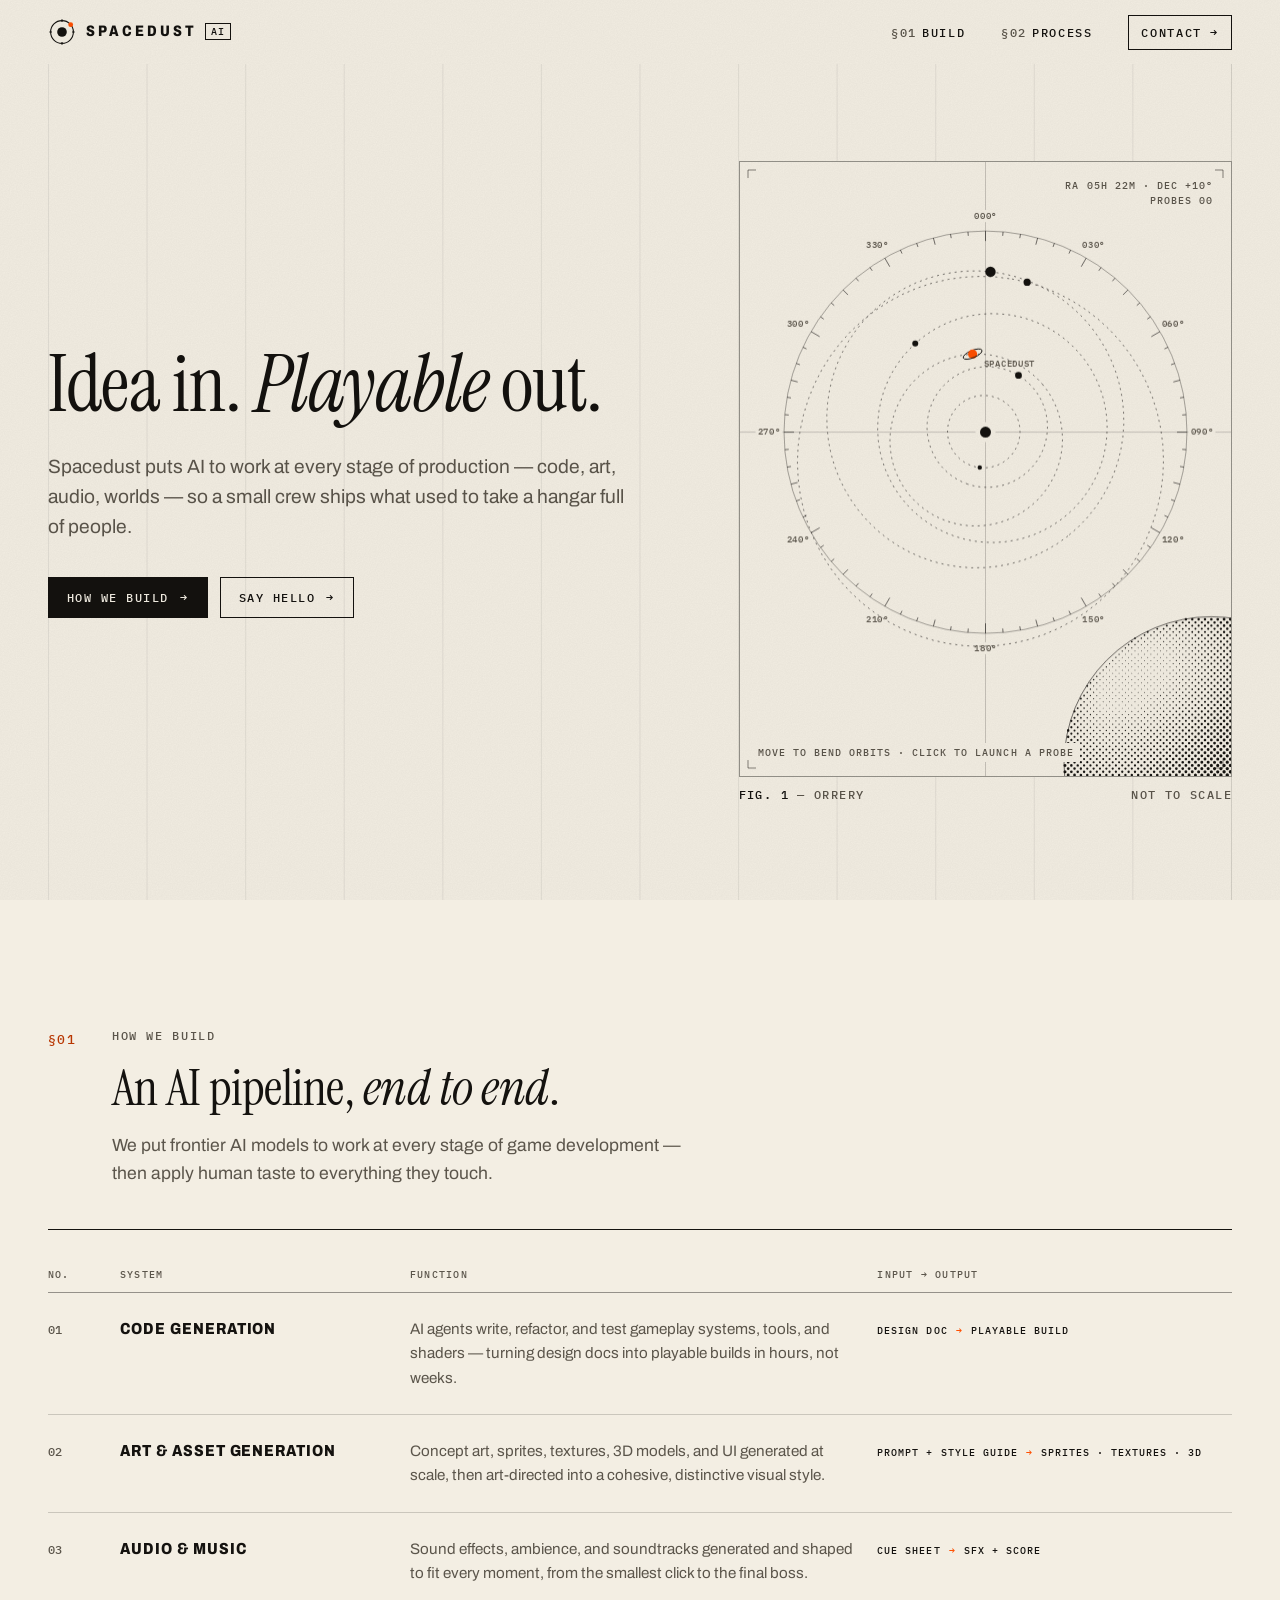
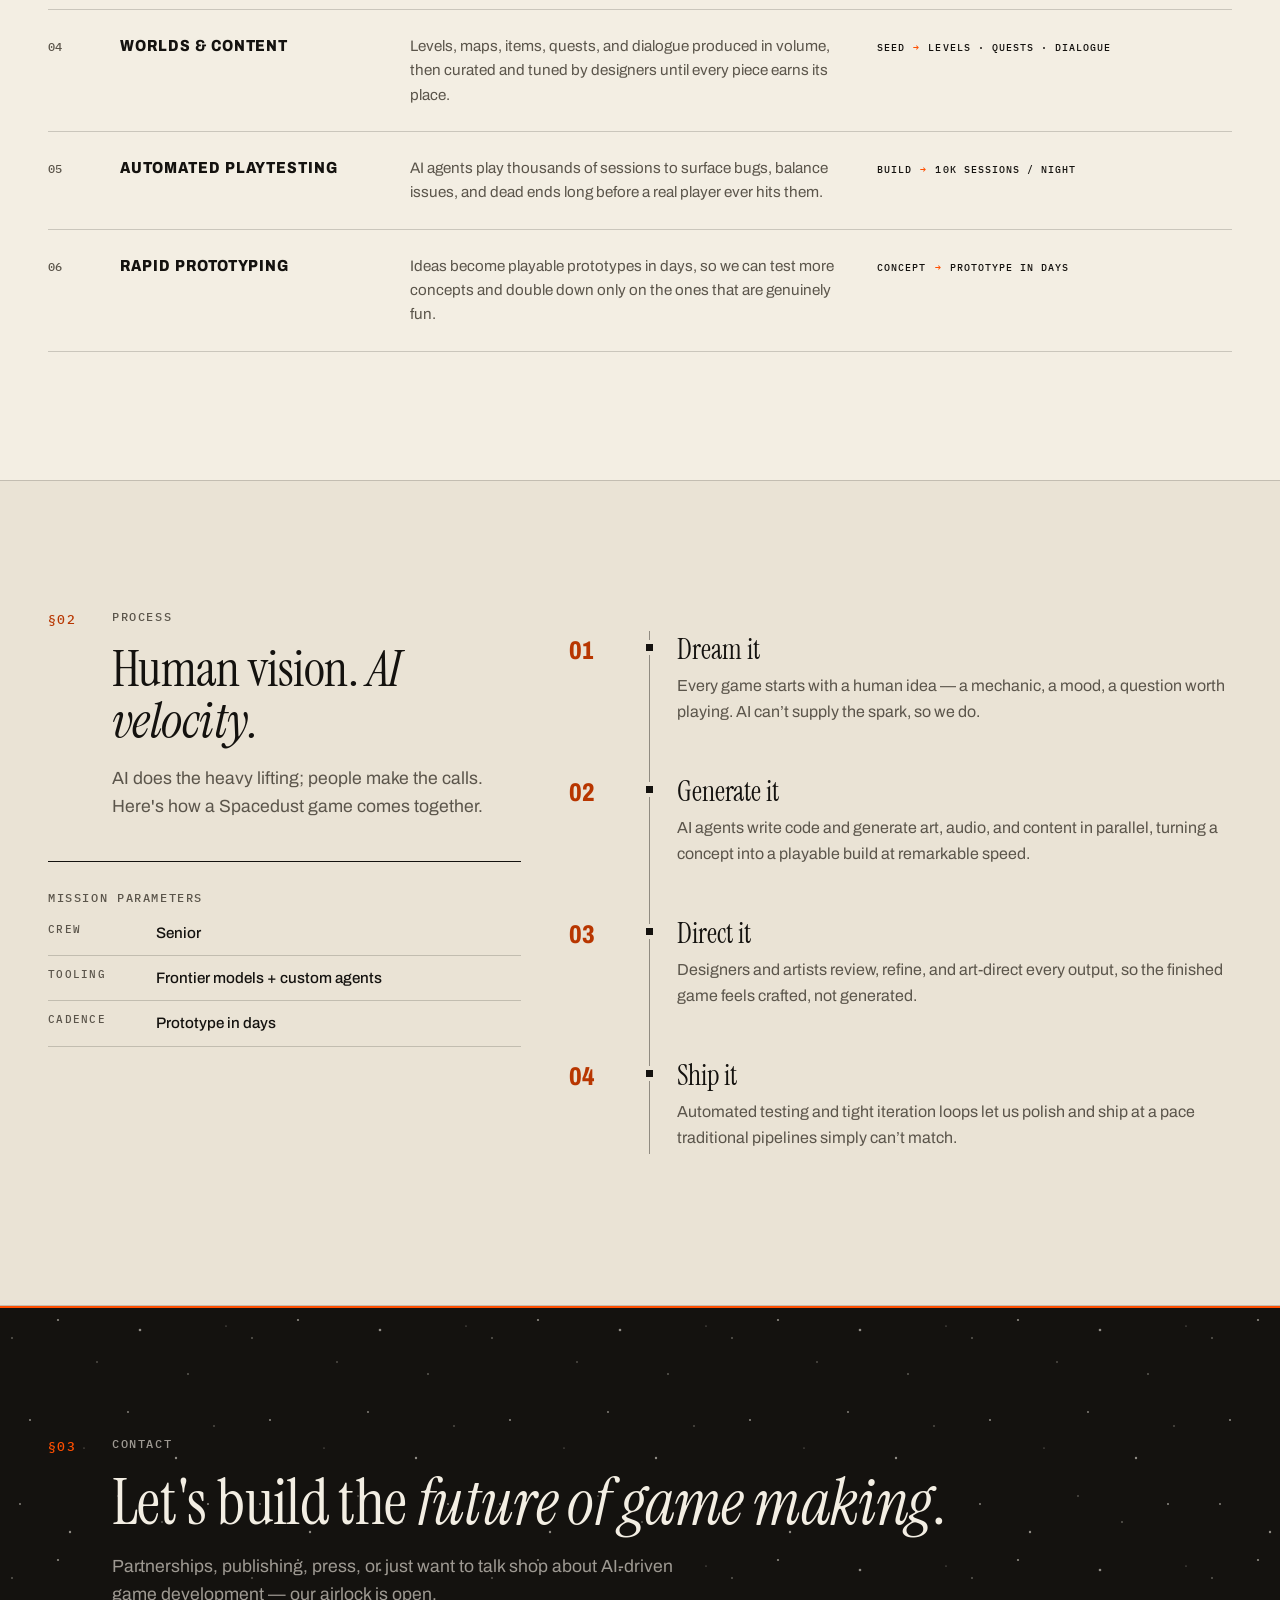
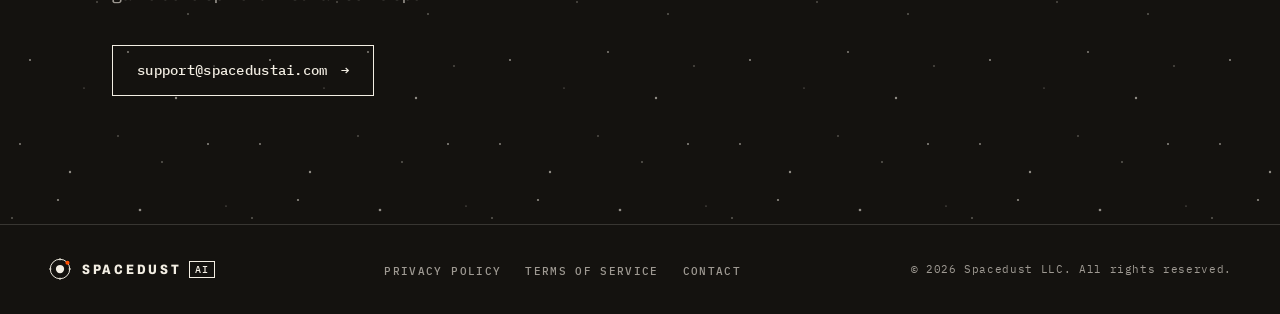
<file: index.html>
<!DOCTYPE html>
<html lang="en" class="no-js">
<head>
  <meta charset="utf-8">
  <meta name="viewport" content="width=device-width, initial-scale=1">
  <title>Spacedust — Games Made with AI</title>
  <meta name="description" content="Spacedust LLC is a game studio that uses AI across the entire development pipeline — code generation, art and asset generation, audio, and automated playtesting.">
  <meta name="theme-color" content="#F3EEE3">
  <meta property="og:title" content="Spacedust — Games Made with AI">
  <meta property="og:description" content="A game studio using AI to generate code, art, audio, and content — from idea to playable in days.">
  <meta property="og:type" content="website">
  <meta property="og:url" content="https://spacedustai.com/">
  <link rel="icon" type="image/svg+xml" href="assets/logo-mark.svg">
  <link rel="preconnect" href="https://fonts.googleapis.com">
  <link rel="preconnect" href="https://fonts.gstatic.com" crossorigin>
  <link href="https://fonts.googleapis.com/css2?family=Archivo:wdth,wght@62..125,100..900&amp;family=IBM+Plex+Mono:wght@400;500&amp;family=Instrument+Serif:ital@0;1&amp;display=swap" rel="stylesheet">
  <link rel="stylesheet" href="styles.css">
</head>
<body>
  <a class="skip-link" href="#main">Skip to content</a>

  <header class="site-header">
    <nav class="nav container" aria-label="Primary">
      <a class="brand" href="#top" aria-label="Spacedust home">
        <svg class="brand-mark" viewBox="0 0 64 64" width="28" height="28" aria-hidden="true" focusable="false">
          <circle cx="32" cy="32" r="26" fill="none" stroke="currentColor" stroke-width="2.5"/>
          <path d="M32 3v6M32 55v6M3 32h6M55 32h6" stroke="currentColor" stroke-width="2.5"/>
          <circle cx="32" cy="32" r="11" fill="currentColor"/>
          <circle cx="51.9" cy="15.3" r="5.5" fill="#FF4F00"/>
        </svg>
        <span class="brand-word">Spacedust</span><span class="brand-ai">AI</span>
      </a>
      <ul class="nav-links">
        <li><a href="#studio"><span class="nav-num" aria-hidden="true">§01</span>Build</a></li>
        <li><a href="#approach"><span class="nav-num" aria-hidden="true">§02</span>Process</a></li>
        <li><a class="nav-cta" href="#contact">Contact <span aria-hidden="true">→</span></a></li>
      </ul>
    </nav>
  </header>

  <main id="main">
    <section class="hero" id="top">
      <div class="container hero-grid">
        <div class="hero-copy">
          <h1>Idea in. <em>Playable</em> out.</h1>
          <p class="lede">Spacedust puts AI to work at every stage of production &mdash; code, art, audio, worlds &mdash; so a small crew ships what used to take a hangar full of people.</p>
          <div class="hero-actions">
            <a class="btn btn-primary" href="#studio">How we build</a>
            <a class="btn btn-outline" href="#contact">Say hello</a>
          </div>
        </div>

        <figure class="fig hero-figure" aria-labelledby="fig1-cap">
          <div class="fig-frame" id="fig1" tabindex="0">
            <canvas id="orrery" role="img" aria-label="Technical drawing of an orrery: planets on dashed orbits around a sun, one highlighted in orange, beside a halftone-shaded moon."></canvas>
            <div class="fig-readout" aria-hidden="true">
              <span id="ro-coords">RA 00h 00m · DEC +00°</span>
              <span id="ro-probes">Probes 00</span>
            </div>
            <p class="fig-hint" aria-hidden="true"><span class="hint-desktop">Move to bend orbits · Click to launch a probe</span><span class="hint-touch">Tap to launch a probe</span></p>
          </div>
          <figcaption class="fig-caption" id="fig1-cap"><span><span class="fig-label">Fig. 1</span> &mdash; Orrery</span><span class="fig-meta">Not to scale</span></figcaption>
        </figure>
      </div>
    </section>

    <section class="section" id="studio">
      <div class="container">
        <header class="section-head reveal">
          <p class="section-num" aria-hidden="true">§01</p>
          <div>
            <p class="eyebrow">How we build</p>
            <h2>An AI pipeline, <em>end to end</em>.</h2>
            <p class="section-sub">We put frontier AI models to work at every stage of game development &mdash; then apply human taste to everything they touch.</p>
          </div>
        </header>
        <hr class="rule rule-strong reveal-rule" aria-hidden="true">
        <ol class="spec" aria-label="Production systems">
          <li class="spec-head" aria-hidden="true"><span>No.</span><span>System</span><span>Function</span><span>Input → Output</span></li>
          <li class="spec-row reveal">
            <span class="spec-num" aria-hidden="true">01</span>
            <h3 class="spec-name">Code Generation</h3>
            <p class="spec-desc">AI agents write, refactor, and test gameplay systems, tools, and shaders &mdash; turning design docs into playable builds in hours, not weeks.</p>
            <p class="spec-io"><span class="io-in">Design doc</span><span class="io-arrow" aria-hidden="true">→</span><span class="io-out">Playable build</span></p>
          </li>
          <li class="spec-row reveal">
            <span class="spec-num" aria-hidden="true">02</span>
            <h3 class="spec-name">Art &amp; Asset Generation</h3>
            <p class="spec-desc">Concept art, sprites, textures, 3D models, and UI generated at scale, then art-directed into a cohesive, distinctive visual style.</p>
            <p class="spec-io"><span class="io-in">Prompt + style guide</span><span class="io-arrow" aria-hidden="true">→</span><span class="io-out">Sprites · textures · 3D</span></p>
          </li>
          <li class="spec-row reveal">
            <span class="spec-num" aria-hidden="true">03</span>
            <h3 class="spec-name">Audio &amp; Music</h3>
            <p class="spec-desc">Sound effects, ambience, and soundtracks generated and shaped to fit every moment, from the smallest click to the final boss.</p>
            <p class="spec-io"><span class="io-in">Cue sheet</span><span class="io-arrow" aria-hidden="true">→</span><span class="io-out">SFX + score</span></p>
          </li>
          <li class="spec-row reveal">
            <span class="spec-num" aria-hidden="true">04</span>
            <h3 class="spec-name">Worlds &amp; Content</h3>
            <p class="spec-desc">Levels, maps, items, quests, and dialogue produced in volume, then curated and tuned by designers until every piece earns its place.</p>
            <p class="spec-io"><span class="io-in">Seed</span><span class="io-arrow" aria-hidden="true">→</span><span class="io-out">Levels · quests · dialogue</span></p>
          </li>
          <li class="spec-row reveal">
            <span class="spec-num" aria-hidden="true">05</span>
            <h3 class="spec-name">Automated Playtesting</h3>
            <p class="spec-desc">AI agents play thousands of sessions to surface bugs, balance issues, and dead ends long before a real player ever hits them.</p>
            <p class="spec-io"><span class="io-in">Build</span><span class="io-arrow" aria-hidden="true">→</span><span class="io-out">10K sessions / night</span></p>
          </li>
          <li class="spec-row reveal">
            <span class="spec-num" aria-hidden="true">06</span>
            <h3 class="spec-name">Rapid Prototyping</h3>
            <p class="spec-desc">Ideas become playable prototypes in days, so we can test more concepts and double down only on the ones that are genuinely fun.</p>
            <p class="spec-io"><span class="io-in">Concept</span><span class="io-arrow" aria-hidden="true">→</span><span class="io-out">Prototype in days</span></p>
          </li>
        </ol>
      </div>
    </section>

    <section class="section section-panel" id="approach">
      <div class="container approach-grid">
        <div class="approach-aside">
          <header class="section-head reveal">
            <p class="section-num" aria-hidden="true">§02</p>
            <div>
              <p class="eyebrow">Process</p>
              <h2>Human vision. <em>AI velocity.</em></h2>
              <p class="section-sub">AI does the heavy lifting; people make the calls. Here's how a Spacedust game comes together.</p>
            </div>
          </header>
          <hr class="rule rule-strong reveal-rule" aria-hidden="true">
          <div class="params reveal">
            <p class="params-title mono">Mission parameters</p>
            <dl class="params-list">
              <div><dt>Crew</dt><dd>Senior</dd></div>
              <div><dt>Tooling</dt><dd>Frontier models + custom agents</dd></div>
              <div><dt>Cadence</dt><dd>Prototype in days</dd></div>
            </dl>
          </div>
        </div>
        <ol class="timeline">
          <li class="tl-item reveal">
            <span class="tl-num" aria-hidden="true">01</span>
            <span class="tl-node" aria-hidden="true"></span>
            <div class="tl-body">
              <h3>Dream it</h3>
              <p>Every game starts with a human idea &mdash; a mechanic, a mood, a question worth playing. AI can&rsquo;t supply the spark, so we do.</p>
            </div>
          </li>
          <li class="tl-item reveal">
            <span class="tl-num" aria-hidden="true">02</span>
            <span class="tl-node" aria-hidden="true"></span>
            <div class="tl-body">
              <h3>Generate it</h3>
              <p>AI agents write code and generate art, audio, and content in parallel, turning a concept into a playable build at remarkable speed.</p>
            </div>
          </li>
          <li class="tl-item reveal">
            <span class="tl-num" aria-hidden="true">03</span>
            <span class="tl-node" aria-hidden="true"></span>
            <div class="tl-body">
              <h3>Direct it</h3>
              <p>Designers and artists review, refine, and art-direct every output, so the finished game feels crafted, not generated.</p>
            </div>
          </li>
          <li class="tl-item reveal">
            <span class="tl-num" aria-hidden="true">04</span>
            <span class="tl-node" aria-hidden="true"></span>
            <div class="tl-body">
              <h3>Ship it</h3>
              <p>Automated testing and tight iteration loops let us polish and ship at a pace traditional pipelines simply can&rsquo;t match.</p>
            </div>
          </li>
        </ol>
      </div>
    </section>

    <section class="section night contact" id="contact">
      <div class="container reveal">
        <header class="section-head">
          <p class="section-num" aria-hidden="true">§03</p>
          <div>
            <p class="eyebrow">Contact</p>
            <h2>Let's build the <em>future of game making</em>.</h2>
            <p class="section-sub">Partnerships, publishing, press, or just want to talk shop about AI-driven game development &mdash; our airlock is open.</p>
            <a class="btn btn-outline btn-large btn-email" href="mailto:support@spacedustai.com">support@spacedustai.com</a>
          </div>
        </header>
      </div>
    </section>
  </main>

  <footer class="site-footer night">
    <div class="container footer-inner">
      <a class="brand" href="#top" aria-label="Back to top">
        <svg class="brand-mark" viewBox="0 0 64 64" width="24" height="24" aria-hidden="true" focusable="false">
          <circle cx="32" cy="32" r="26" fill="none" stroke="currentColor" stroke-width="2.5"/>
          <path d="M32 3v6M32 55v6M3 32h6M55 32h6" stroke="currentColor" stroke-width="2.5"/>
          <circle cx="32" cy="32" r="11" fill="currentColor"/>
          <circle cx="51.9" cy="15.3" r="5.5" fill="#FF4F00"/>
        </svg>
        <span class="brand-word">Spacedust</span><span class="brand-ai">AI</span>
      </a>
      <nav aria-label="Legal">
        <ul class="footer-links">
          <li><a href="privacy.html">Privacy Policy</a></li>
          <li><a href="terms.html">Terms of Service</a></li>
          <li><a href="mailto:support@spacedustai.com">Contact</a></li>
        </ul>
      </nav>
      <p class="copyright">&copy; <span data-year>2026</span> Spacedust LLC. All rights reserved.</p>
    </div>
  </footer>

  <script src="main.js"></script>
</body>
</html>
</file>
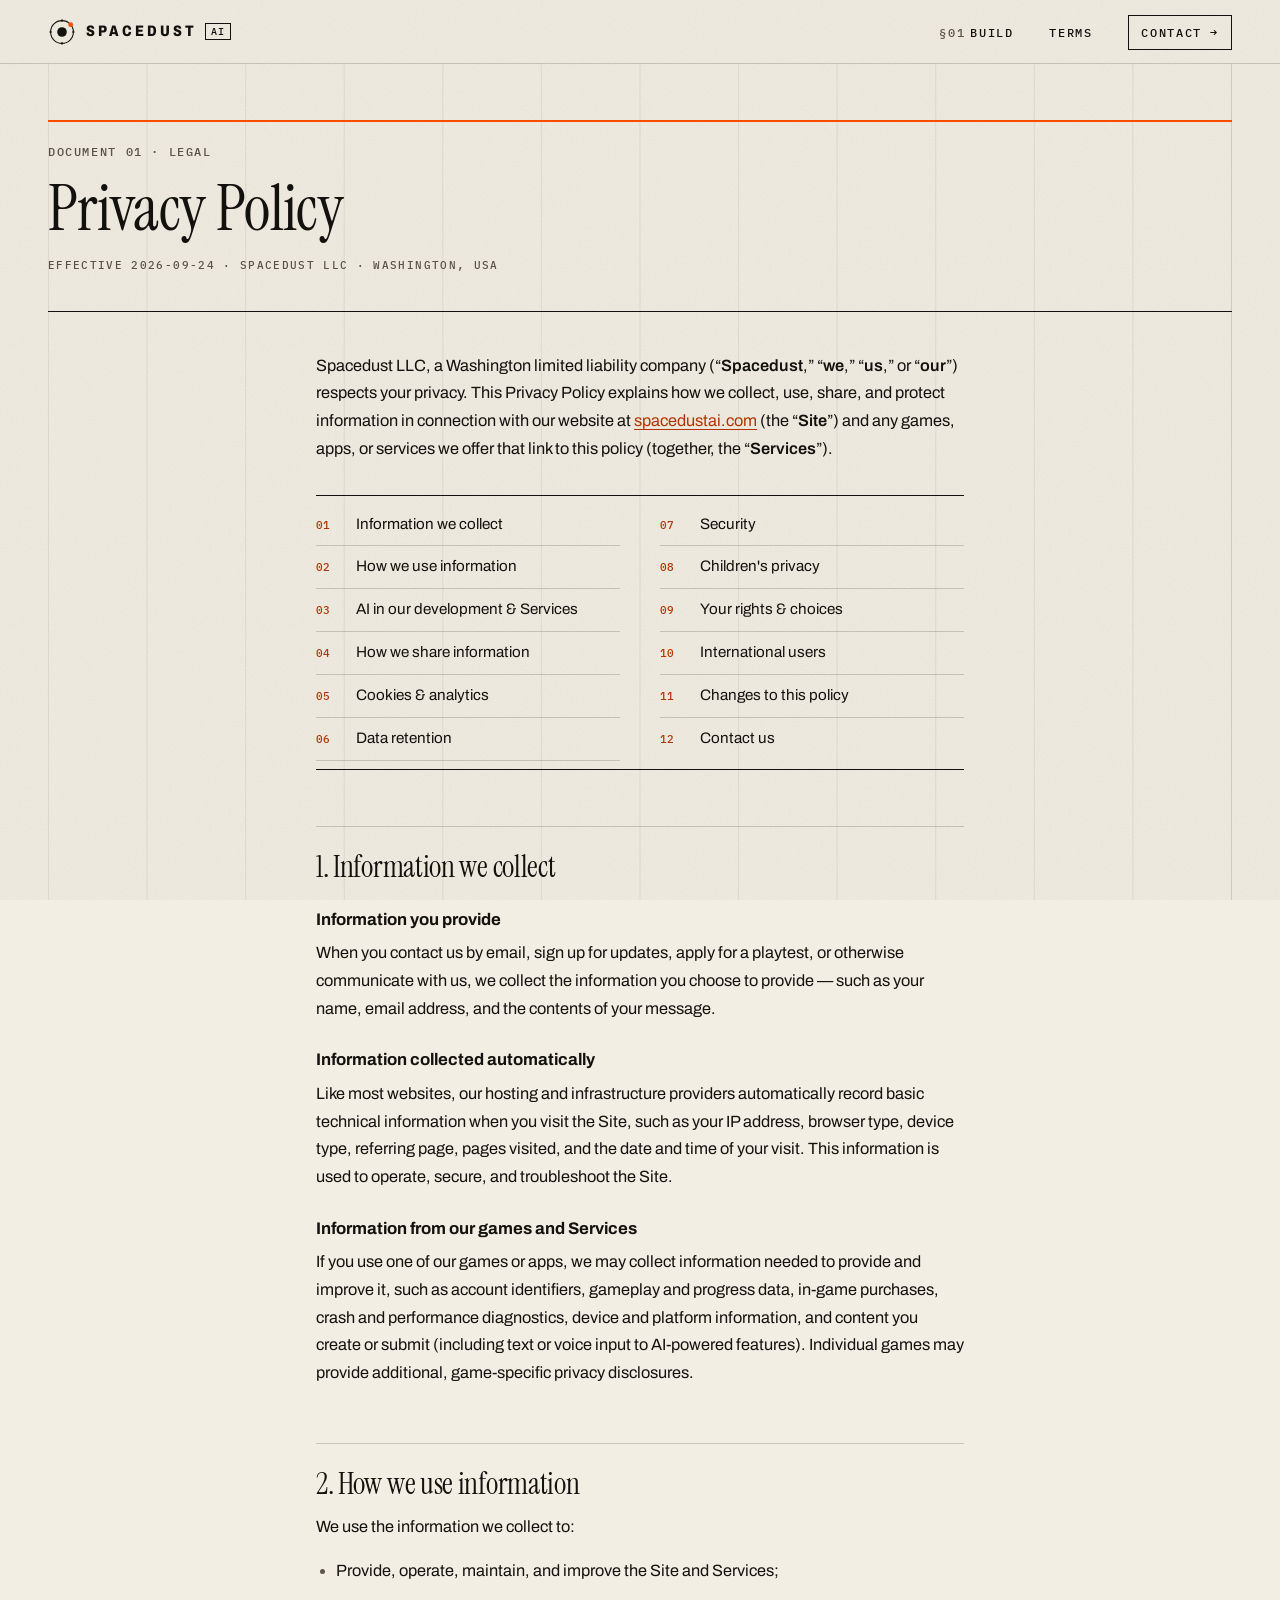
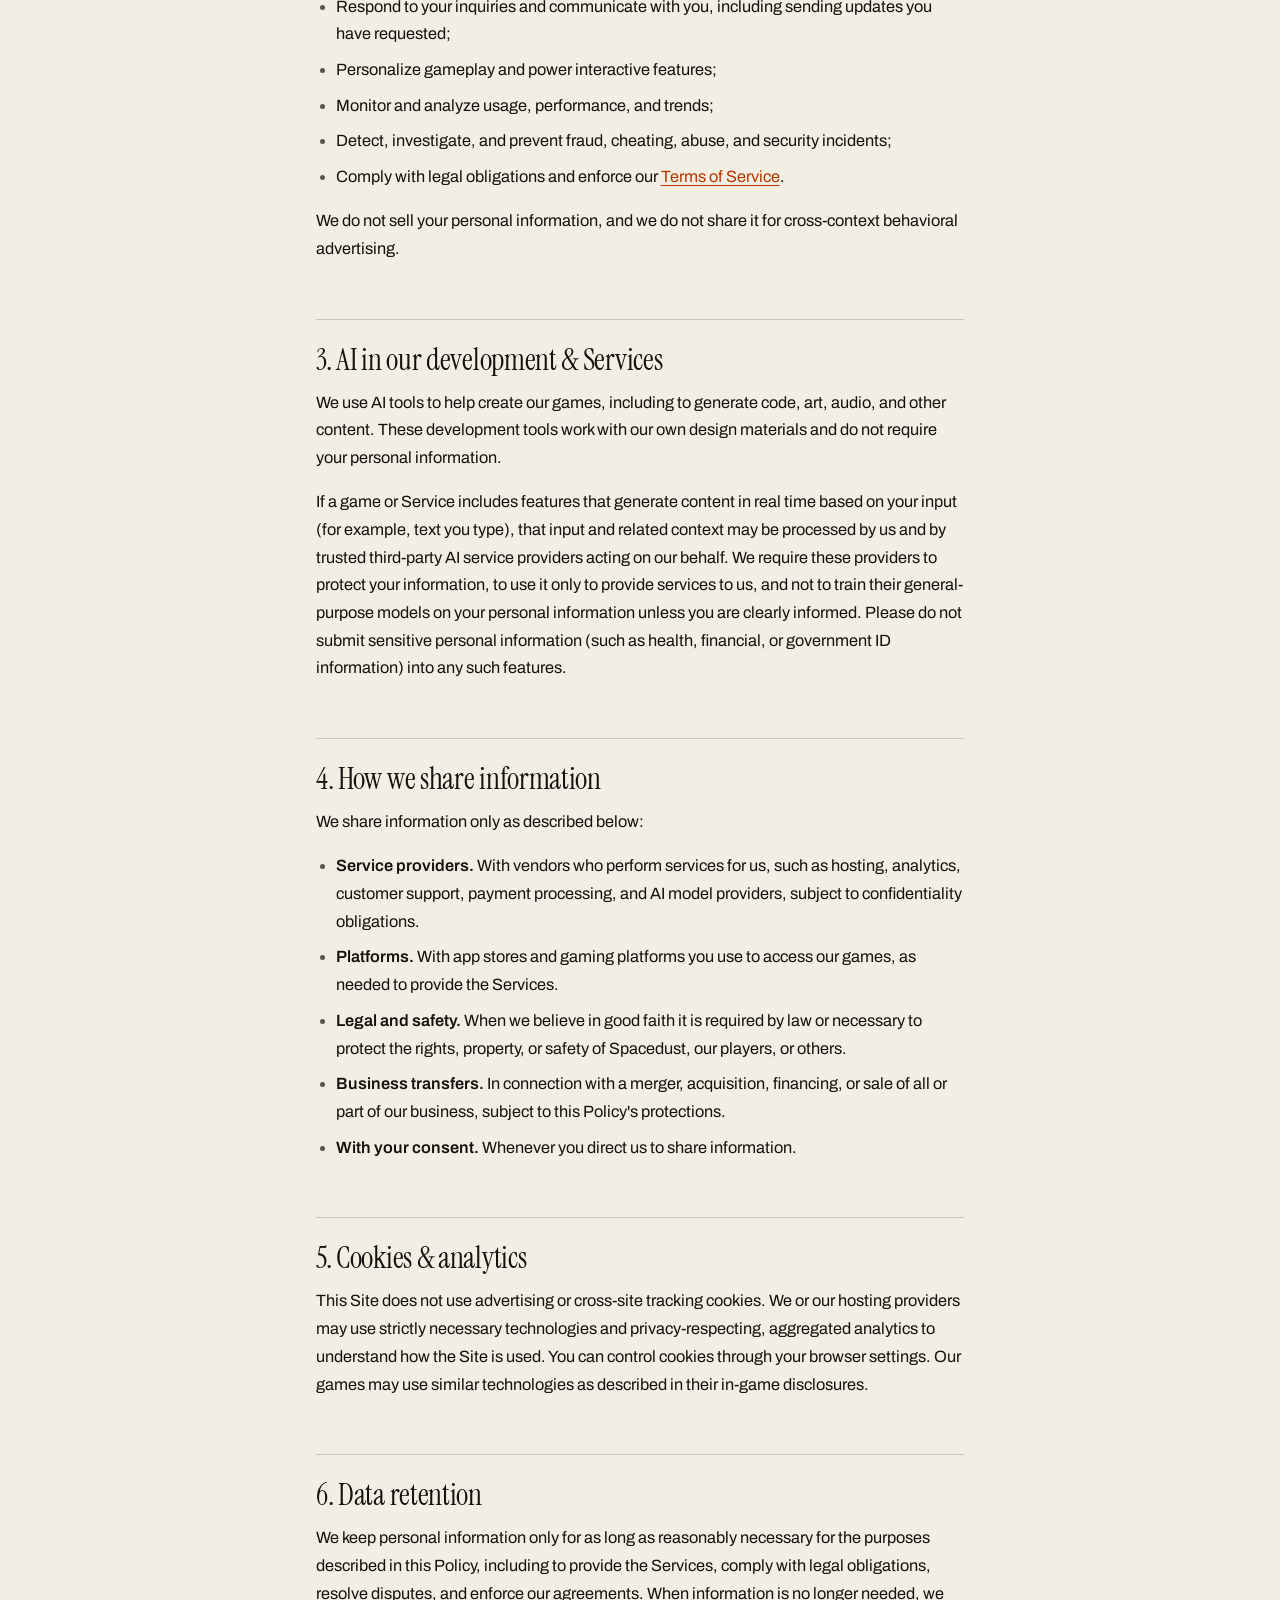
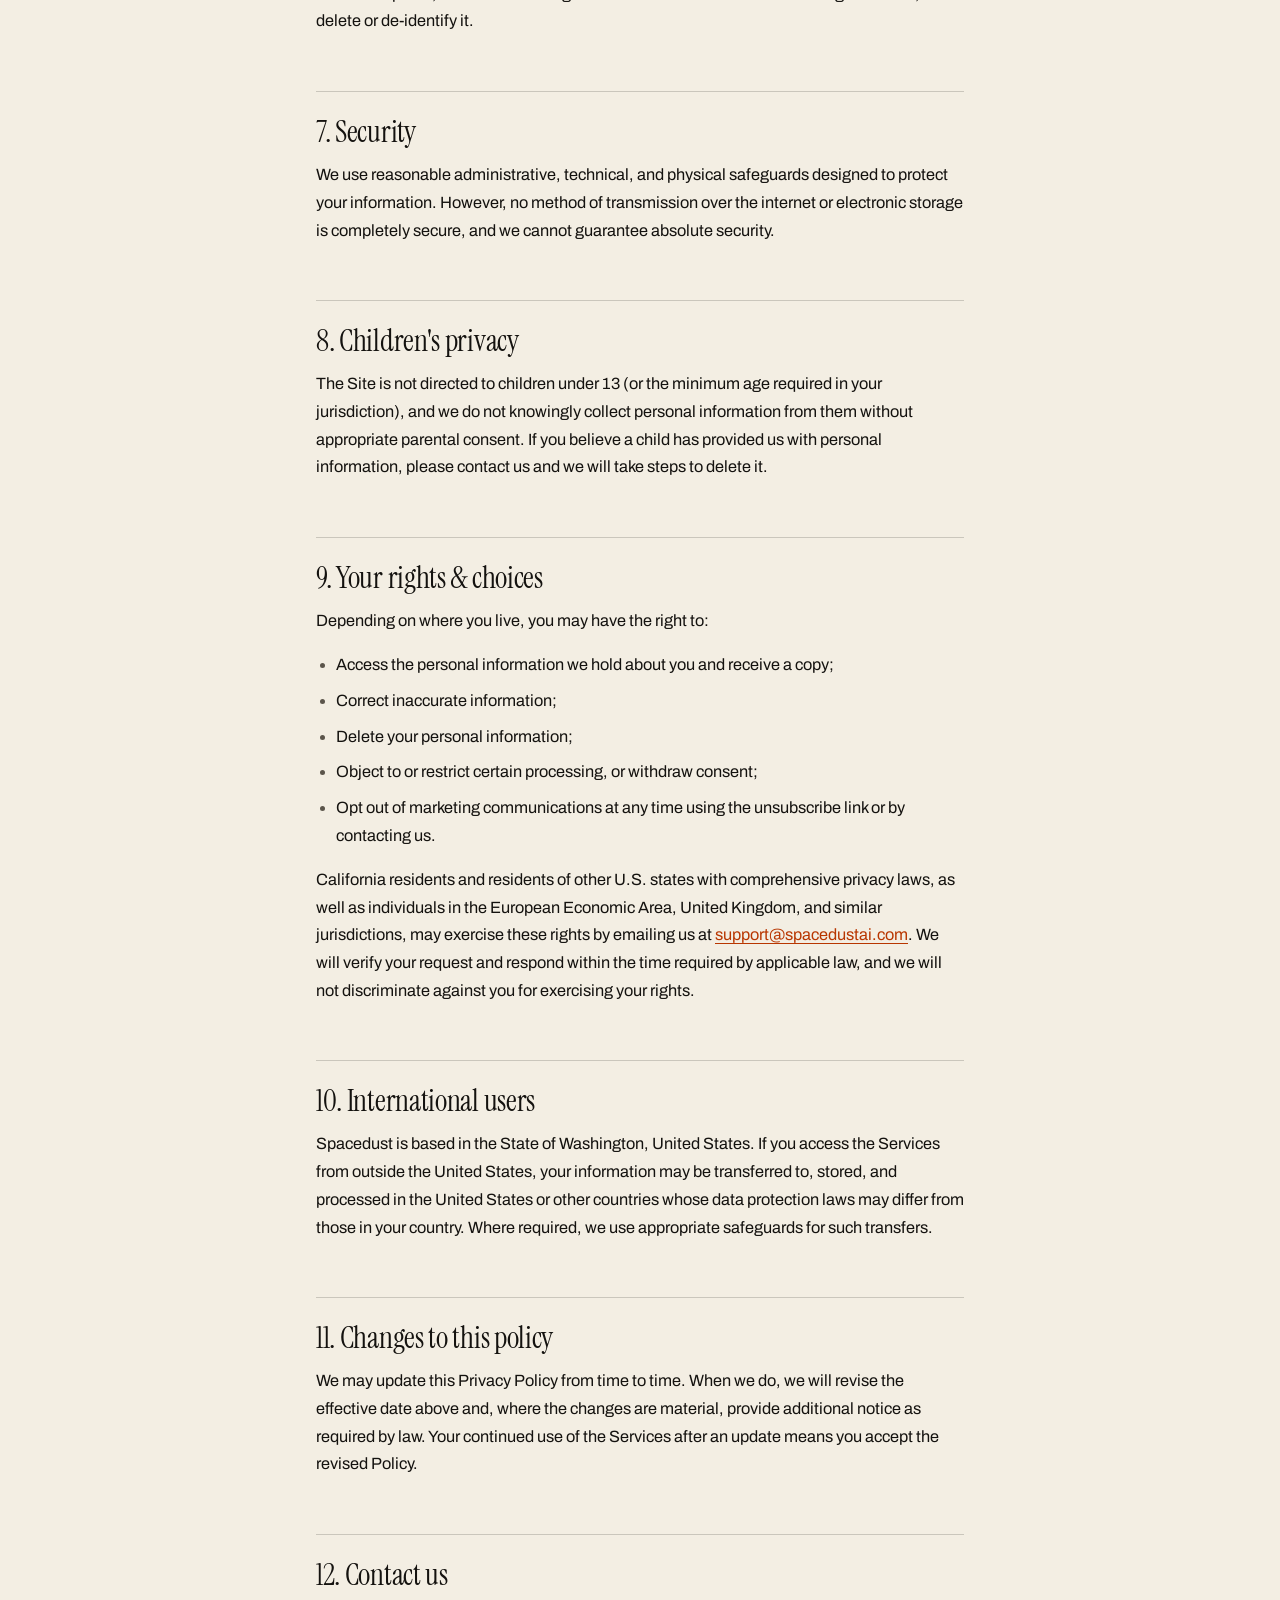
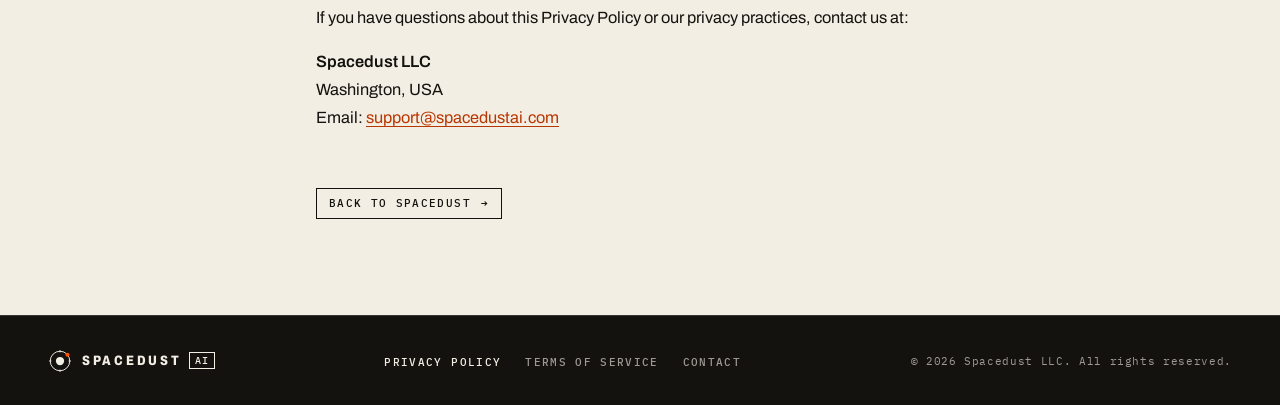
<file: privacy.html>
<!DOCTYPE html>
<html lang="en" class="no-js">
<head>
  <meta charset="utf-8">
  <meta name="viewport" content="width=device-width, initial-scale=1">
  <title>Privacy Policy — Spacedust</title>
  <meta name="description" content="How Spacedust LLC collects, uses, and protects your information.">
  <meta name="theme-color" content="#F3EEE3">
  <link rel="icon" type="image/svg+xml" href="assets/logo-mark.svg">
  <link rel="preconnect" href="https://fonts.googleapis.com">
  <link rel="preconnect" href="https://fonts.gstatic.com" crossorigin>
  <link href="https://fonts.googleapis.com/css2?family=Archivo:wdth,wght@62..125,100..900&amp;family=IBM+Plex+Mono:wght@400;500&amp;family=Instrument+Serif:ital@0;1&amp;display=swap" rel="stylesheet">
  <link rel="stylesheet" href="styles.css">
</head>
<body class="legal-page">
  <a class="skip-link" href="#main">Skip to content</a>

  <header class="site-header">
    <nav class="nav container" aria-label="Primary">
      <a class="brand" href="index.html" aria-label="Spacedust home">
        <svg class="brand-mark" viewBox="0 0 64 64" width="28" height="28" aria-hidden="true" focusable="false">
          <circle cx="32" cy="32" r="26" fill="none" stroke="currentColor" stroke-width="2.5"/>
          <path d="M32 3v6M32 55v6M3 32h6M55 32h6" stroke="currentColor" stroke-width="2.5"/>
          <circle cx="32" cy="32" r="11" fill="currentColor"/>
          <circle cx="51.9" cy="15.3" r="5.5" fill="#FF4F00"/>
        </svg>
        <span class="brand-word">Spacedust</span><span class="brand-ai">AI</span>
      </a>
      <ul class="nav-links">
        <li><a href="index.html#studio"><span class="nav-num" aria-hidden="true">§01</span>Build</a></li>
        <li><a href="terms.html">Terms</a></li>
        <li><a class="nav-cta" href="index.html#contact">Contact <span aria-hidden="true">→</span></a></li>
      </ul>
    </nav>
  </header>

  <main id="main">
    <section class="legal-hero">
      <div class="container">
        <div class="doc-head">
          <p class="eyebrow">Document 01 · Legal</p>
          <h1>Privacy Policy</h1>
          <p class="doc-meta">Effective <time datetime="2026-09-24">2026-09-24</time> · Spacedust LLC · Washington, USA</p>
        </div>
      </div>
    </section>

    <article class="container prose">
      <p>Spacedust LLC, a Washington limited liability company (&ldquo;<strong>Spacedust</strong>,&rdquo; &ldquo;<strong>we</strong>,&rdquo; &ldquo;<strong>us</strong>,&rdquo; or &ldquo;<strong>our</strong>&rdquo;) respects your privacy. This Privacy Policy explains how we collect, use, share, and protect information in connection with our website at <a href="https://spacedustai.com">spacedustai.com</a> (the &ldquo;<strong>Site</strong>&rdquo;) and any games, apps, or services we offer that link to this policy (together, the &ldquo;<strong>Services</strong>&rdquo;).</p>

      <nav class="toc" aria-label="Contents">
        <ol>
          <li><a href="#collect">Information we collect</a></li>
          <li><a href="#use">How we use information</a></li>
          <li><a href="#ai">AI in our development &amp; Services</a></li>
          <li><a href="#share">How we share information</a></li>
          <li><a href="#cookies">Cookies &amp; analytics</a></li>
          <li><a href="#retention">Data retention</a></li>
          <li><a href="#security">Security</a></li>
          <li><a href="#children">Children's privacy</a></li>
          <li><a href="#rights">Your rights &amp; choices</a></li>
          <li><a href="#international">International users</a></li>
          <li><a href="#changes">Changes to this policy</a></li>
          <li><a href="#contact">Contact us</a></li>
        </ol>
      </nav>

      <h2 id="collect">1. Information we collect</h2>
      <h3>Information you provide</h3>
      <p>When you contact us by email, sign up for updates, apply for a playtest, or otherwise communicate with us, we collect the information you choose to provide &mdash; such as your name, email address, and the contents of your message.</p>
      <h3>Information collected automatically</h3>
      <p>Like most websites, our hosting and infrastructure providers automatically record basic technical information when you visit the Site, such as your IP address, browser type, device type, referring page, pages visited, and the date and time of your visit. This information is used to operate, secure, and troubleshoot the Site.</p>
      <h3>Information from our games and Services</h3>
      <p>If you use one of our games or apps, we may collect information needed to provide and improve it, such as account identifiers, gameplay and progress data, in-game purchases, crash and performance diagnostics, device and platform information, and content you create or submit (including text or voice input to AI-powered features). Individual games may provide additional, game-specific privacy disclosures.</p>

      <h2 id="use">2. How we use information</h2>
      <p>We use the information we collect to:</p>
      <ul>
        <li>Provide, operate, maintain, and improve the Site and Services;</li>
        <li>Respond to your inquiries and communicate with you, including sending updates you have requested;</li>
        <li>Personalize gameplay and power interactive features;</li>
        <li>Monitor and analyze usage, performance, and trends;</li>
        <li>Detect, investigate, and prevent fraud, cheating, abuse, and security incidents;</li>
        <li>Comply with legal obligations and enforce our <a href="terms.html">Terms of Service</a>.</li>
      </ul>
      <p>We do not sell your personal information, and we do not share it for cross-context behavioral advertising.</p>

      <h2 id="ai">3. AI in our development &amp; Services</h2>
      <p>We use AI tools to help create our games, including to generate code, art, audio, and other content. These development tools work with our own design materials and do not require your personal information.</p>
      <p>If a game or Service includes features that generate content in real time based on your input (for example, text you type), that input and related context may be processed by us and by trusted third-party AI service providers acting on our behalf. We require these providers to protect your information, to use it only to provide services to us, and not to train their general-purpose models on your personal information unless you are clearly informed. Please do not submit sensitive personal information (such as health, financial, or government ID information) into any such features.</p>

      <h2 id="share">4. How we share information</h2>
      <p>We share information only as described below:</p>
      <ul>
        <li><strong>Service providers.</strong> With vendors who perform services for us, such as hosting, analytics, customer support, payment processing, and AI model providers, subject to confidentiality obligations.</li>
        <li><strong>Platforms.</strong> With app stores and gaming platforms you use to access our games, as needed to provide the Services.</li>
        <li><strong>Legal and safety.</strong> When we believe in good faith it is required by law or necessary to protect the rights, property, or safety of Spacedust, our players, or others.</li>
        <li><strong>Business transfers.</strong> In connection with a merger, acquisition, financing, or sale of all or part of our business, subject to this Policy's protections.</li>
        <li><strong>With your consent.</strong> Whenever you direct us to share information.</li>
      </ul>

      <h2 id="cookies">5. Cookies &amp; analytics</h2>
      <p>This Site does not use advertising or cross-site tracking cookies. We or our hosting providers may use strictly necessary technologies and privacy-respecting, aggregated analytics to understand how the Site is used. You can control cookies through your browser settings. Our games may use similar technologies as described in their in-game disclosures.</p>

      <h2 id="retention">6. Data retention</h2>
      <p>We keep personal information only for as long as reasonably necessary for the purposes described in this Policy, including to provide the Services, comply with legal obligations, resolve disputes, and enforce our agreements. When information is no longer needed, we delete or de-identify it.</p>

      <h2 id="security">7. Security</h2>
      <p>We use reasonable administrative, technical, and physical safeguards designed to protect your information. However, no method of transmission over the internet or electronic storage is completely secure, and we cannot guarantee absolute security.</p>

      <h2 id="children">8. Children's privacy</h2>
      <p>The Site is not directed to children under 13 (or the minimum age required in your jurisdiction), and we do not knowingly collect personal information from them without appropriate parental consent. If you believe a child has provided us with personal information, please contact us and we will take steps to delete it.</p>

      <h2 id="rights">9. Your rights &amp; choices</h2>
      <p>Depending on where you live, you may have the right to:</p>
      <ul>
        <li>Access the personal information we hold about you and receive a copy;</li>
        <li>Correct inaccurate information;</li>
        <li>Delete your personal information;</li>
        <li>Object to or restrict certain processing, or withdraw consent;</li>
        <li>Opt out of marketing communications at any time using the unsubscribe link or by contacting us.</li>
      </ul>
      <p>California residents and residents of other U.S. states with comprehensive privacy laws, as well as individuals in the European Economic Area, United Kingdom, and similar jurisdictions, may exercise these rights by emailing us at <a href="mailto:support@spacedustai.com">support@spacedustai.com</a>. We will verify your request and respond within the time required by applicable law, and we will not discriminate against you for exercising your rights.</p>

      <h2 id="international">10. International users</h2>
      <p>Spacedust is based in the State of Washington, United States. If you access the Services from outside the United States, your information may be transferred to, stored, and processed in the United States or other countries whose data protection laws may differ from those in your country. Where required, we use appropriate safeguards for such transfers.</p>

      <h2 id="changes">11. Changes to this policy</h2>
      <p>We may update this Privacy Policy from time to time. When we do, we will revise the effective date above and, where the changes are material, provide additional notice as required by law. Your continued use of the Services after an update means you accept the revised Policy.</p>

      <h2 id="contact">12. Contact us</h2>
      <p>If you have questions about this Privacy Policy or our privacy practices, contact us at:</p>
      <p><strong>Spacedust LLC</strong><br>Washington, USA<br>Email: <a href="mailto:support@spacedustai.com">support@spacedustai.com</a></p>

      <a class="btn btn-outline btn-small" href="index.html">Back to Spacedust</a>
    </article>
  </main>

  <footer class="site-footer night">
    <div class="container footer-inner">
      <a class="brand" href="index.html" aria-label="Spacedust home">
        <svg class="brand-mark" viewBox="0 0 64 64" width="24" height="24" aria-hidden="true" focusable="false">
          <circle cx="32" cy="32" r="26" fill="none" stroke="currentColor" stroke-width="2.5"/>
          <path d="M32 3v6M32 55v6M3 32h6M55 32h6" stroke="currentColor" stroke-width="2.5"/>
          <circle cx="32" cy="32" r="11" fill="currentColor"/>
          <circle cx="51.9" cy="15.3" r="5.5" fill="#FF4F00"/>
        </svg>
        <span class="brand-word">Spacedust</span><span class="brand-ai">AI</span>
      </a>
      <nav aria-label="Legal">
        <ul class="footer-links">
          <li><a href="privacy.html" aria-current="page">Privacy Policy</a></li>
          <li><a href="terms.html">Terms of Service</a></li>
          <li><a href="mailto:support@spacedustai.com">Contact</a></li>
        </ul>
      </nav>
      <p class="copyright">&copy; <span data-year>2026</span> Spacedust LLC. All rights reserved.</p>
    </div>
  </footer>

  <script src="main.js"></script>
</body>
</html>
</file>
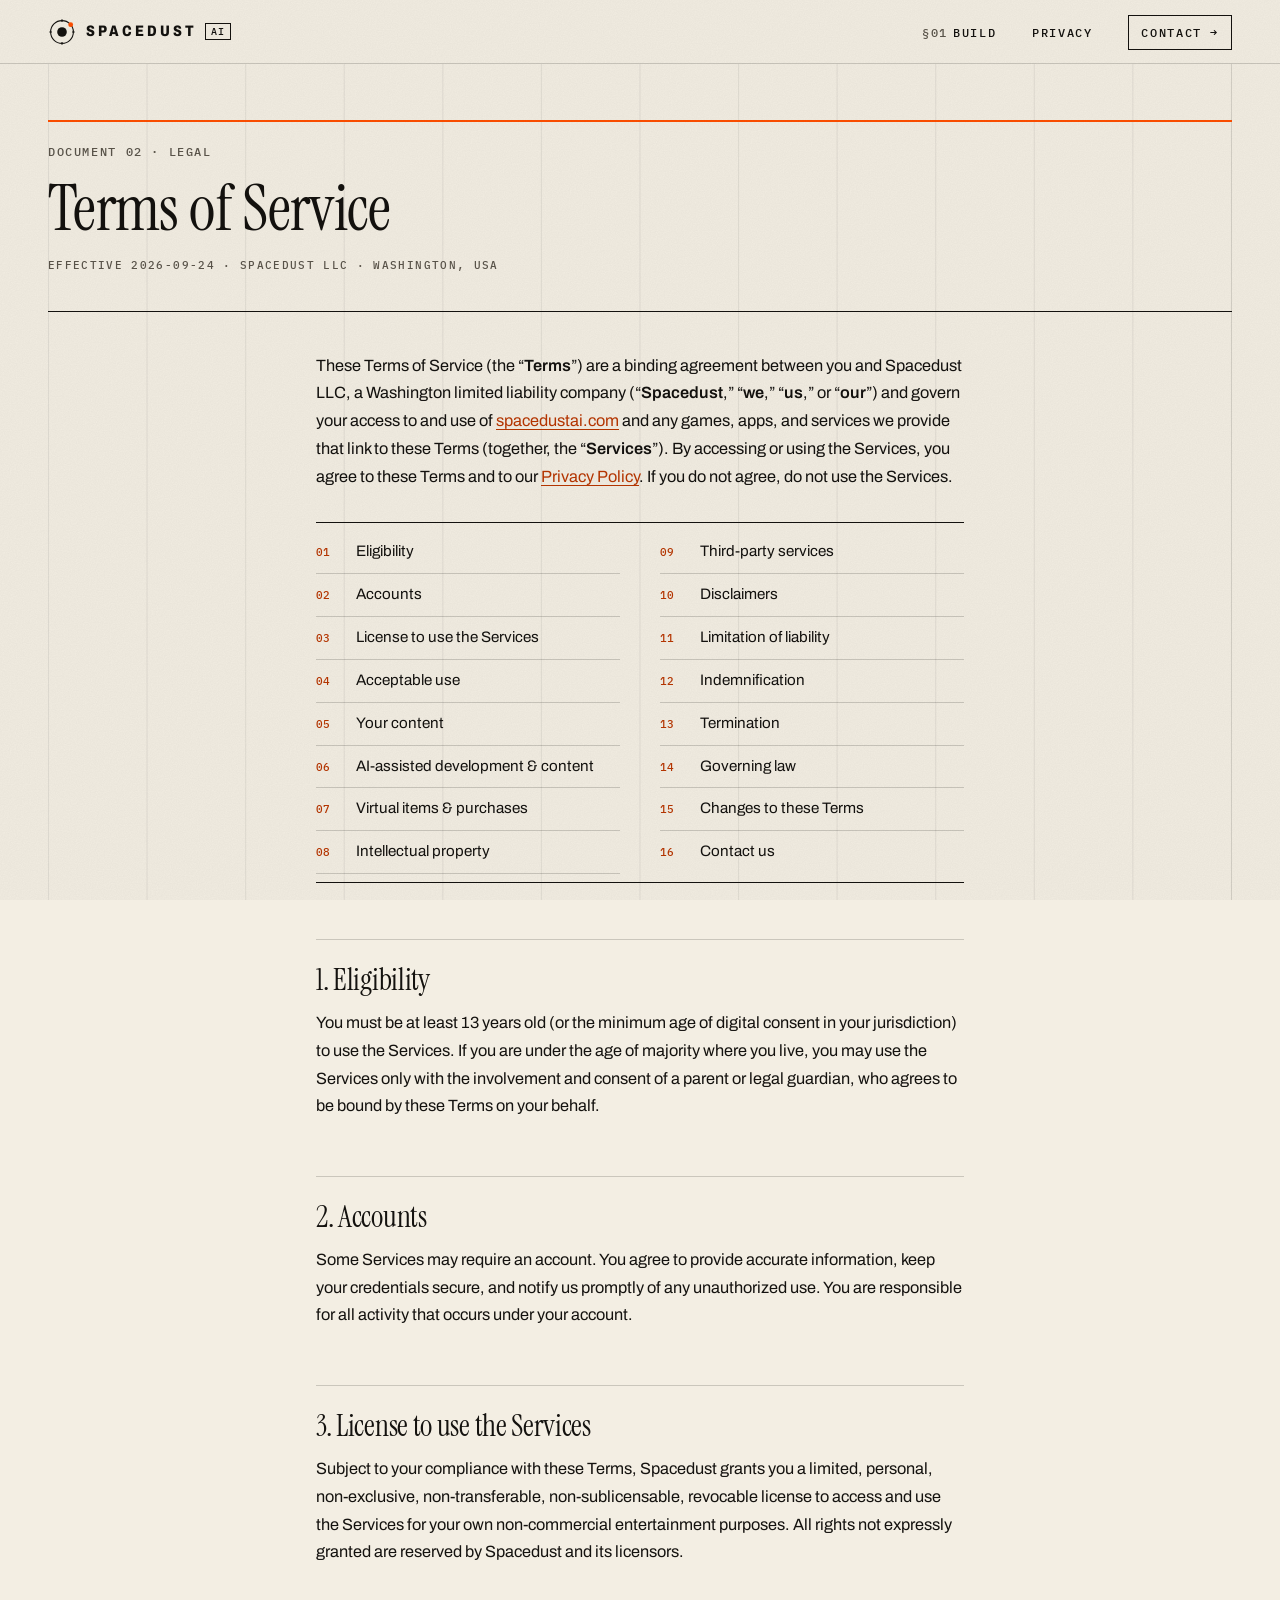
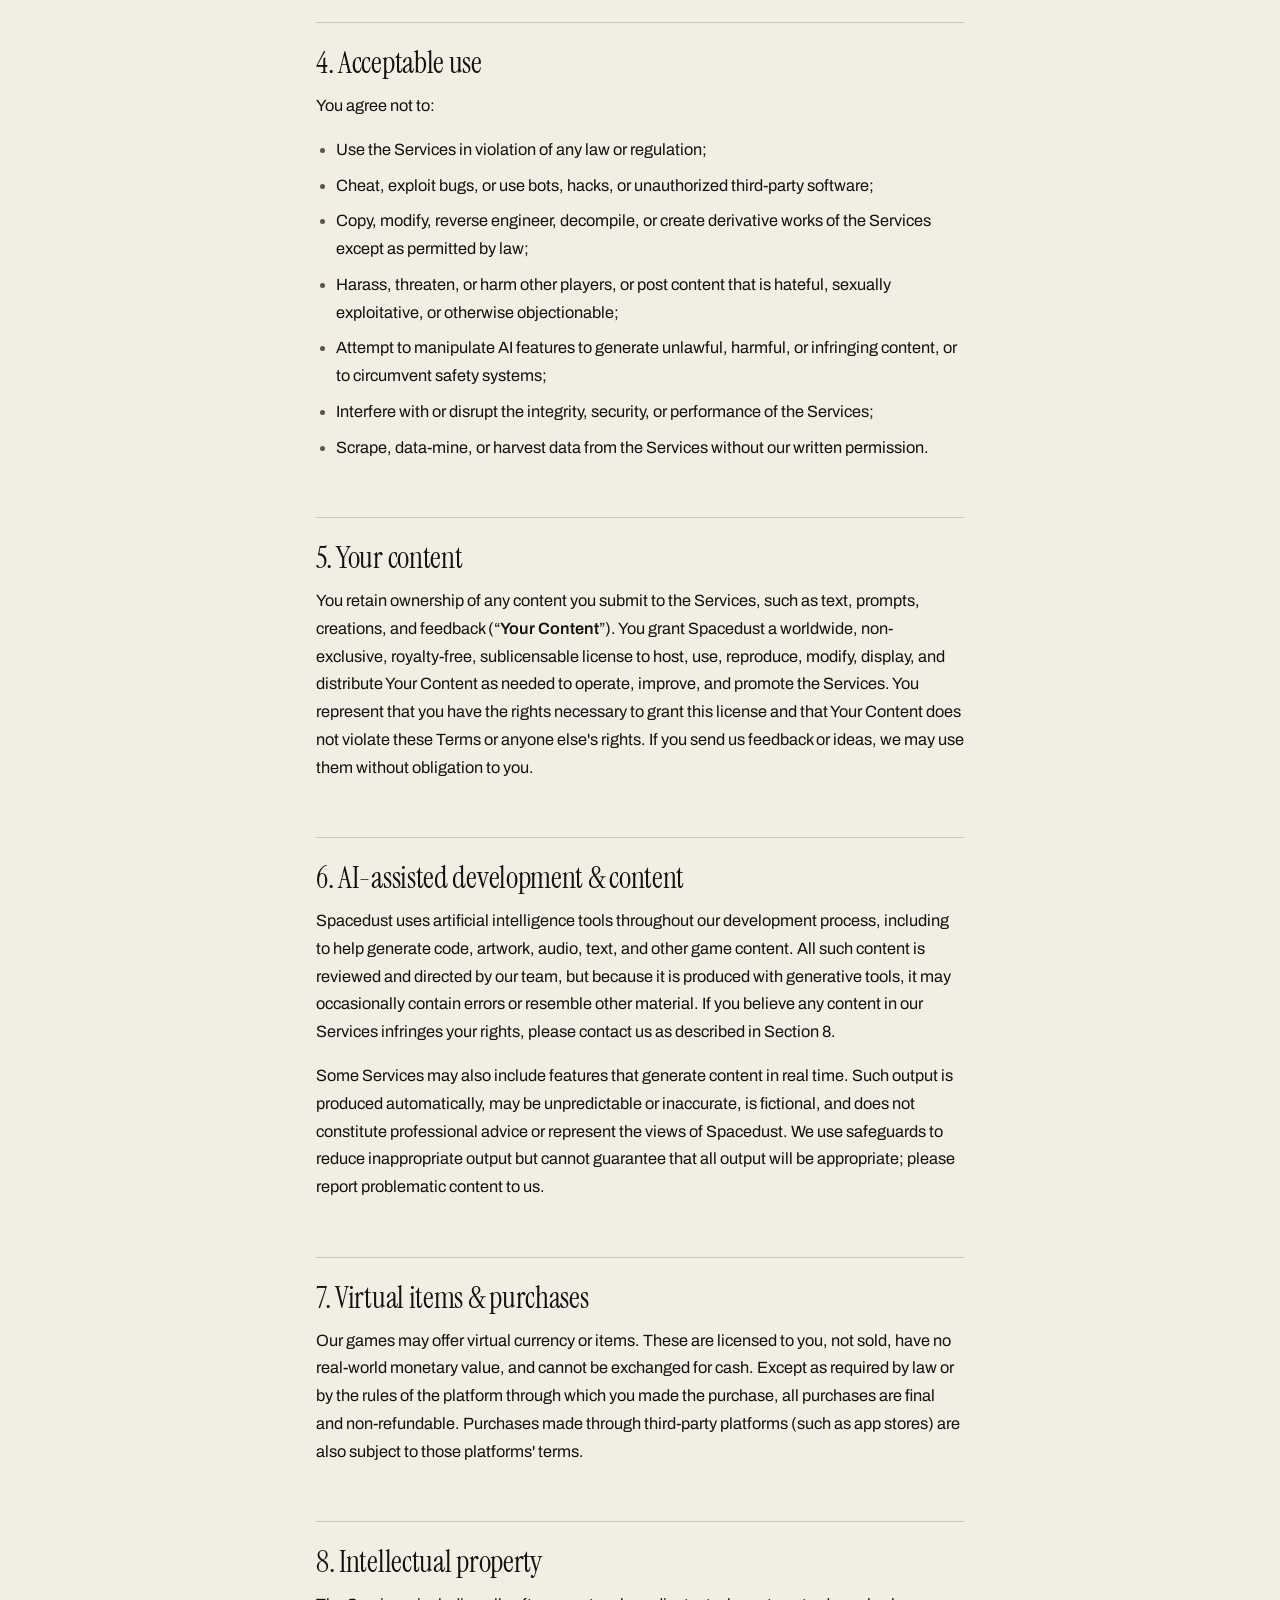
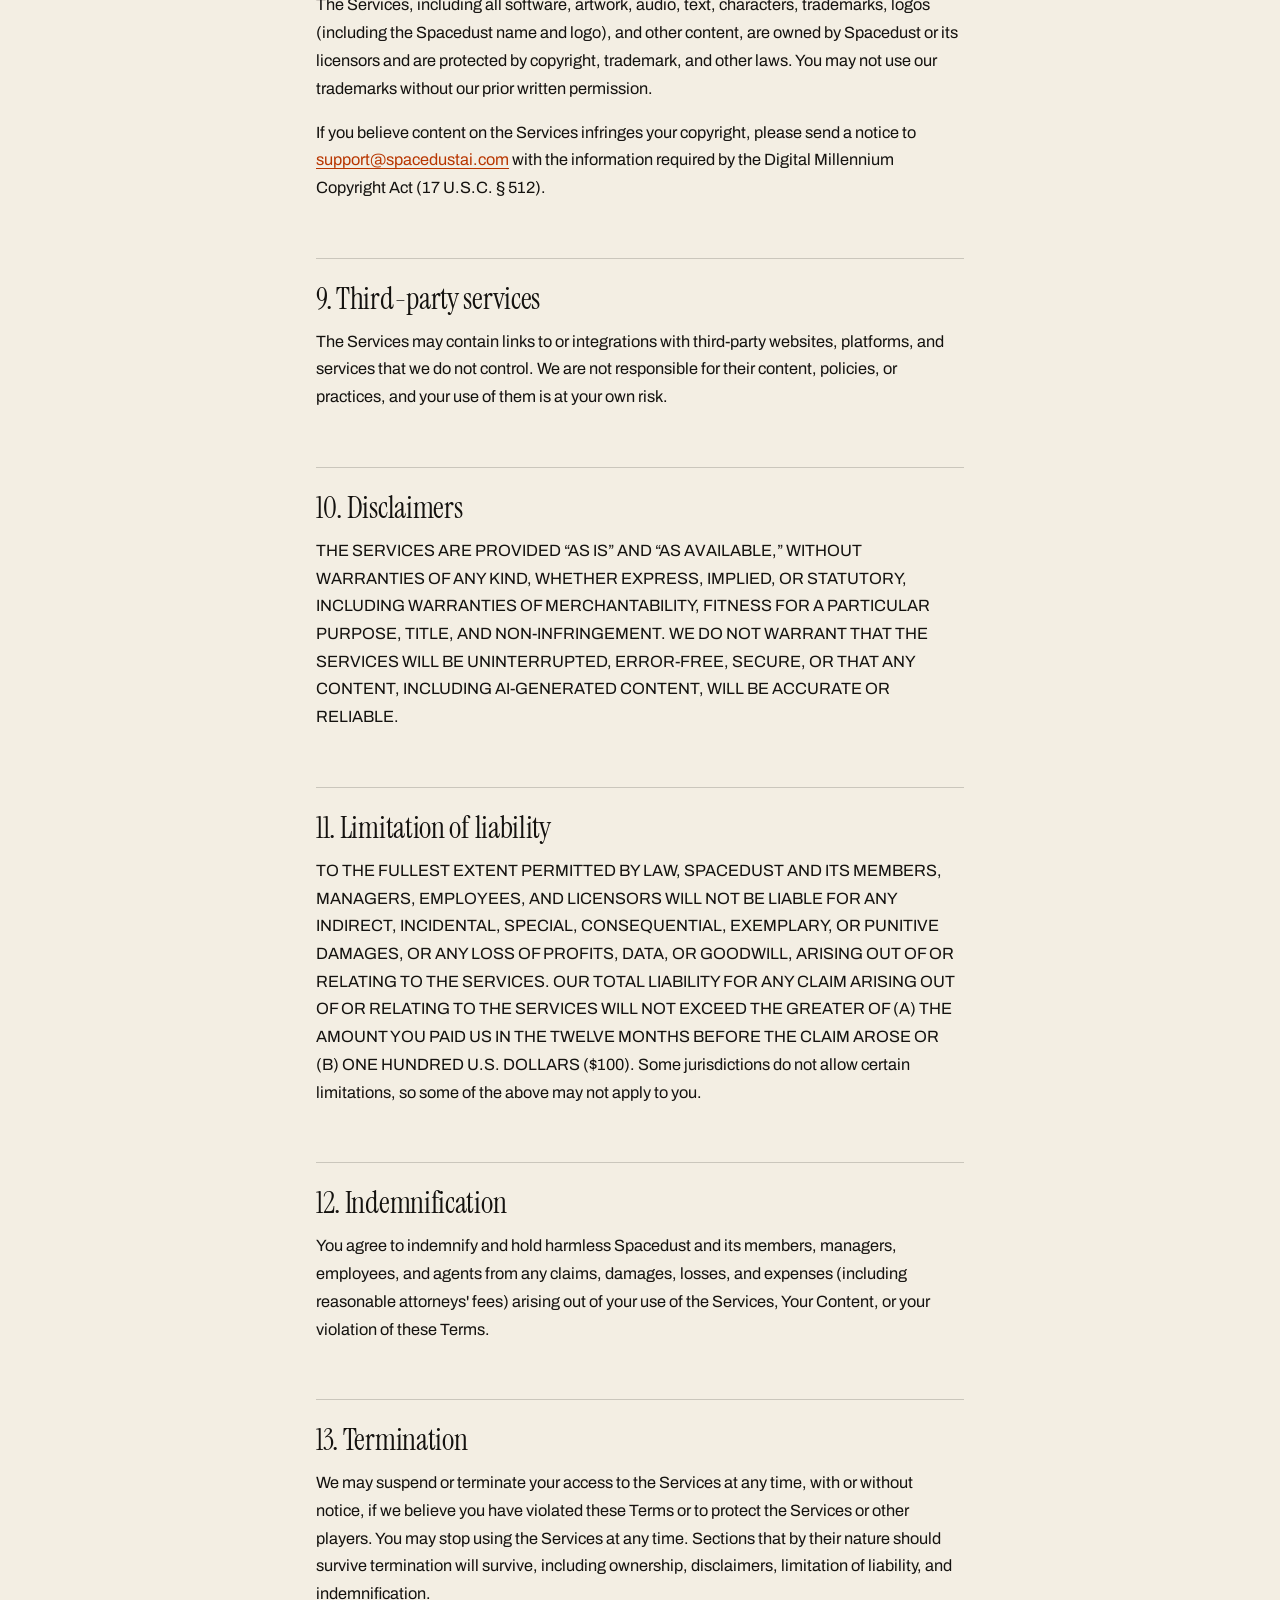
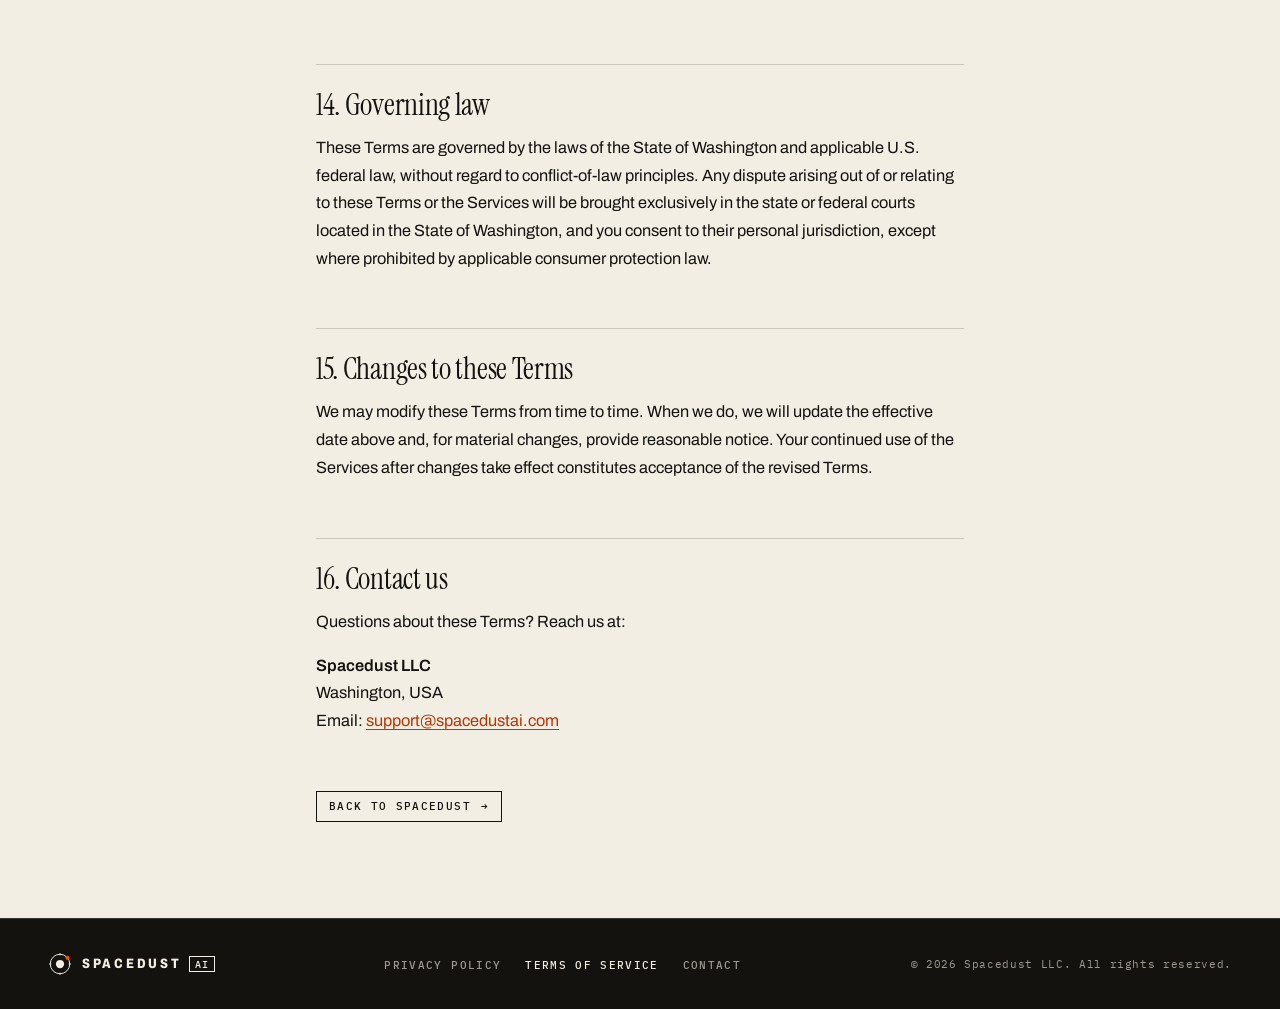
<file: terms.html>
<!DOCTYPE html>
<html lang="en" class="no-js">
<head>
  <meta charset="utf-8">
  <meta name="viewport" content="width=device-width, initial-scale=1">
  <title>Terms of Service — Spacedust</title>
  <meta name="description" content="The terms that govern your use of Spacedust LLC's website, games, and services.">
  <meta name="theme-color" content="#F3EEE3">
  <link rel="icon" type="image/svg+xml" href="assets/logo-mark.svg">
  <link rel="preconnect" href="https://fonts.googleapis.com">
  <link rel="preconnect" href="https://fonts.gstatic.com" crossorigin>
  <link href="https://fonts.googleapis.com/css2?family=Archivo:wdth,wght@62..125,100..900&amp;family=IBM+Plex+Mono:wght@400;500&amp;family=Instrument+Serif:ital@0;1&amp;display=swap" rel="stylesheet">
  <link rel="stylesheet" href="styles.css">
</head>
<body class="legal-page">
  <a class="skip-link" href="#main">Skip to content</a>

  <header class="site-header">
    <nav class="nav container" aria-label="Primary">
      <a class="brand" href="index.html" aria-label="Spacedust home">
        <svg class="brand-mark" viewBox="0 0 64 64" width="28" height="28" aria-hidden="true" focusable="false">
          <circle cx="32" cy="32" r="26" fill="none" stroke="currentColor" stroke-width="2.5"/>
          <path d="M32 3v6M32 55v6M3 32h6M55 32h6" stroke="currentColor" stroke-width="2.5"/>
          <circle cx="32" cy="32" r="11" fill="currentColor"/>
          <circle cx="51.9" cy="15.3" r="5.5" fill="#FF4F00"/>
        </svg>
        <span class="brand-word">Spacedust</span><span class="brand-ai">AI</span>
      </a>
      <ul class="nav-links">
        <li><a href="index.html#studio"><span class="nav-num" aria-hidden="true">§01</span>Build</a></li>
        <li><a href="privacy.html">Privacy</a></li>
        <li><a class="nav-cta" href="index.html#contact">Contact <span aria-hidden="true">→</span></a></li>
      </ul>
    </nav>
  </header>

  <main id="main">
    <section class="legal-hero">
      <div class="container">
        <div class="doc-head">
          <p class="eyebrow">Document 02 · Legal</p>
          <h1>Terms of Service</h1>
          <p class="doc-meta">Effective <time datetime="2026-09-24">2026-09-24</time> · Spacedust LLC · Washington, USA</p>
        </div>
      </div>
    </section>

    <article class="container prose">
      <p>These Terms of Service (the &ldquo;<strong>Terms</strong>&rdquo;) are a binding agreement between you and Spacedust LLC, a Washington limited liability company (&ldquo;<strong>Spacedust</strong>,&rdquo; &ldquo;<strong>we</strong>,&rdquo; &ldquo;<strong>us</strong>,&rdquo; or &ldquo;<strong>our</strong>&rdquo;) and govern your access to and use of <a href="https://spacedustai.com">spacedustai.com</a> and any games, apps, and services we provide that link to these Terms (together, the &ldquo;<strong>Services</strong>&rdquo;). By accessing or using the Services, you agree to these Terms and to our <a href="privacy.html">Privacy Policy</a>. If you do not agree, do not use the Services.</p>

      <nav class="toc" aria-label="Contents">
        <ol>
          <li><a href="#eligibility">Eligibility</a></li>
          <li><a href="#accounts">Accounts</a></li>
          <li><a href="#license">License to use the Services</a></li>
          <li><a href="#conduct">Acceptable use</a></li>
          <li><a href="#content">Your content</a></li>
          <li><a href="#ai">AI-assisted development &amp; content</a></li>
          <li><a href="#purchases">Virtual items &amp; purchases</a></li>
          <li><a href="#ip">Intellectual property</a></li>
          <li><a href="#third-party">Third-party services</a></li>
          <li><a href="#disclaimers">Disclaimers</a></li>
          <li><a href="#liability">Limitation of liability</a></li>
          <li><a href="#indemnity">Indemnification</a></li>
          <li><a href="#termination">Termination</a></li>
          <li><a href="#law">Governing law</a></li>
          <li><a href="#changes">Changes to these Terms</a></li>
          <li><a href="#contact">Contact us</a></li>
        </ol>
      </nav>

      <h2 id="eligibility">1. Eligibility</h2>
      <p>You must be at least 13 years old (or the minimum age of digital consent in your jurisdiction) to use the Services. If you are under the age of majority where you live, you may use the Services only with the involvement and consent of a parent or legal guardian, who agrees to be bound by these Terms on your behalf.</p>

      <h2 id="accounts">2. Accounts</h2>
      <p>Some Services may require an account. You agree to provide accurate information, keep your credentials secure, and notify us promptly of any unauthorized use. You are responsible for all activity that occurs under your account.</p>

      <h2 id="license">3. License to use the Services</h2>
      <p>Subject to your compliance with these Terms, Spacedust grants you a limited, personal, non-exclusive, non-transferable, non-sublicensable, revocable license to access and use the Services for your own non-commercial entertainment purposes. All rights not expressly granted are reserved by Spacedust and its licensors.</p>

      <h2 id="conduct">4. Acceptable use</h2>
      <p>You agree not to:</p>
      <ul>
        <li>Use the Services in violation of any law or regulation;</li>
        <li>Cheat, exploit bugs, or use bots, hacks, or unauthorized third-party software;</li>
        <li>Copy, modify, reverse engineer, decompile, or create derivative works of the Services except as permitted by law;</li>
        <li>Harass, threaten, or harm other players, or post content that is hateful, sexually exploitative, or otherwise objectionable;</li>
        <li>Attempt to manipulate AI features to generate unlawful, harmful, or infringing content, or to circumvent safety systems;</li>
        <li>Interfere with or disrupt the integrity, security, or performance of the Services;</li>
        <li>Scrape, data-mine, or harvest data from the Services without our written permission.</li>
      </ul>

      <h2 id="content">5. Your content</h2>
      <p>You retain ownership of any content you submit to the Services, such as text, prompts, creations, and feedback (&ldquo;<strong>Your Content</strong>&rdquo;). You grant Spacedust a worldwide, non-exclusive, royalty-free, sublicensable license to host, use, reproduce, modify, display, and distribute Your Content as needed to operate, improve, and promote the Services. You represent that you have the rights necessary to grant this license and that Your Content does not violate these Terms or anyone else's rights. If you send us feedback or ideas, we may use them without obligation to you.</p>

      <h2 id="ai">6. AI-assisted development &amp; content</h2>
      <p>Spacedust uses artificial intelligence tools throughout our development process, including to help generate code, artwork, audio, text, and other game content. All such content is reviewed and directed by our team, but because it is produced with generative tools, it may occasionally contain errors or resemble other material. If you believe any content in our Services infringes your rights, please contact us as described in Section 8.</p>
      <p>Some Services may also include features that generate content in real time. Such output is produced automatically, may be unpredictable or inaccurate, is fictional, and does not constitute professional advice or represent the views of Spacedust. We use safeguards to reduce inappropriate output but cannot guarantee that all output will be appropriate; please report problematic content to us.</p>

      <h2 id="purchases">7. Virtual items &amp; purchases</h2>
      <p>Our games may offer virtual currency or items. These are licensed to you, not sold, have no real-world monetary value, and cannot be exchanged for cash. Except as required by law or by the rules of the platform through which you made the purchase, all purchases are final and non-refundable. Purchases made through third-party platforms (such as app stores) are also subject to those platforms' terms.</p>

      <h2 id="ip">8. Intellectual property</h2>
      <p>The Services, including all software, artwork, audio, text, characters, trademarks, logos (including the Spacedust name and logo), and other content, are owned by Spacedust or its licensors and are protected by copyright, trademark, and other laws. You may not use our trademarks without our prior written permission.</p>
      <p>If you believe content on the Services infringes your copyright, please send a notice to <a href="mailto:support@spacedustai.com">support@spacedustai.com</a> with the information required by the Digital Millennium Copyright Act (17 U.S.C. &sect; 512).</p>

      <h2 id="third-party">9. Third-party services</h2>
      <p>The Services may contain links to or integrations with third-party websites, platforms, and services that we do not control. We are not responsible for their content, policies, or practices, and your use of them is at your own risk.</p>

      <h2 id="disclaimers">10. Disclaimers</h2>
      <p>THE SERVICES ARE PROVIDED &ldquo;AS IS&rdquo; AND &ldquo;AS AVAILABLE,&rdquo; WITHOUT WARRANTIES OF ANY KIND, WHETHER EXPRESS, IMPLIED, OR STATUTORY, INCLUDING WARRANTIES OF MERCHANTABILITY, FITNESS FOR A PARTICULAR PURPOSE, TITLE, AND NON-INFRINGEMENT. WE DO NOT WARRANT THAT THE SERVICES WILL BE UNINTERRUPTED, ERROR-FREE, SECURE, OR THAT ANY CONTENT, INCLUDING AI-GENERATED CONTENT, WILL BE ACCURATE OR RELIABLE.</p>

      <h2 id="liability">11. Limitation of liability</h2>
      <p>TO THE FULLEST EXTENT PERMITTED BY LAW, SPACEDUST AND ITS MEMBERS, MANAGERS, EMPLOYEES, AND LICENSORS WILL NOT BE LIABLE FOR ANY INDIRECT, INCIDENTAL, SPECIAL, CONSEQUENTIAL, EXEMPLARY, OR PUNITIVE DAMAGES, OR ANY LOSS OF PROFITS, DATA, OR GOODWILL, ARISING OUT OF OR RELATING TO THE SERVICES. OUR TOTAL LIABILITY FOR ANY CLAIM ARISING OUT OF OR RELATING TO THE SERVICES WILL NOT EXCEED THE GREATER OF (A) THE AMOUNT YOU PAID US IN THE TWELVE MONTHS BEFORE THE CLAIM AROSE OR (B) ONE HUNDRED U.S. DOLLARS ($100). Some jurisdictions do not allow certain limitations, so some of the above may not apply to you.</p>

      <h2 id="indemnity">12. Indemnification</h2>
      <p>You agree to indemnify and hold harmless Spacedust and its members, managers, employees, and agents from any claims, damages, losses, and expenses (including reasonable attorneys' fees) arising out of your use of the Services, Your Content, or your violation of these Terms.</p>

      <h2 id="termination">13. Termination</h2>
      <p>We may suspend or terminate your access to the Services at any time, with or without notice, if we believe you have violated these Terms or to protect the Services or other players. You may stop using the Services at any time. Sections that by their nature should survive termination will survive, including ownership, disclaimers, limitation of liability, and indemnification.</p>

      <h2 id="law">14. Governing law</h2>
      <p>These Terms are governed by the laws of the State of Washington and applicable U.S. federal law, without regard to conflict-of-law principles. Any dispute arising out of or relating to these Terms or the Services will be brought exclusively in the state or federal courts located in the State of Washington, and you consent to their personal jurisdiction, except where prohibited by applicable consumer protection law.</p>

      <h2 id="changes">15. Changes to these Terms</h2>
      <p>We may modify these Terms from time to time. When we do, we will update the effective date above and, for material changes, provide reasonable notice. Your continued use of the Services after changes take effect constitutes acceptance of the revised Terms.</p>

      <h2 id="contact">16. Contact us</h2>
      <p>Questions about these Terms? Reach us at:</p>
      <p><strong>Spacedust LLC</strong><br>Washington, USA<br>Email: <a href="mailto:support@spacedustai.com">support@spacedustai.com</a></p>

      <a class="btn btn-outline btn-small" href="index.html">Back to Spacedust</a>
    </article>
  </main>

  <footer class="site-footer night">
    <div class="container footer-inner">
      <a class="brand" href="index.html" aria-label="Spacedust home">
        <svg class="brand-mark" viewBox="0 0 64 64" width="24" height="24" aria-hidden="true" focusable="false">
          <circle cx="32" cy="32" r="26" fill="none" stroke="currentColor" stroke-width="2.5"/>
          <path d="M32 3v6M32 55v6M3 32h6M55 32h6" stroke="currentColor" stroke-width="2.5"/>
          <circle cx="32" cy="32" r="11" fill="currentColor"/>
          <circle cx="51.9" cy="15.3" r="5.5" fill="#FF4F00"/>
        </svg>
        <span class="brand-word">Spacedust</span><span class="brand-ai">AI</span>
      </a>
      <nav aria-label="Legal">
        <ul class="footer-links">
          <li><a href="privacy.html">Privacy Policy</a></li>
          <li><a href="terms.html" aria-current="page">Terms of Service</a></li>
          <li><a href="mailto:support@spacedustai.com">Contact</a></li>
        </ul>
      </nav>
      <p class="copyright">&copy; <span data-year>2026</span> Spacedust LLC. All rights reserved.</p>
    </div>
  </footer>

  <script src="main.js"></script>
</body>
</html>
</file>
<file: styles.css>
/* ==========================================================================
   Spacedust — "Field Manual"
   Paper, ink, one accent. No gradients. No radii.
   ========================================================================== */

:root {
  --paper: #F3EEE3;
  --paper-2: #EAE3D5;
  --ink: #14120F;
  --ink-soft: #5B554B;
  --rule: rgba(20, 18, 15, 0.18);
  --rule-strong: rgba(20, 18, 15, 0.42);
  --grid: rgba(20, 18, 15, 0.07);
  --accent: #FF4F00;        /* International Orange. Non-text on paper; text OK on ink. */
  --accent-deep: #B83600;   /* Orange as small text on paper (5.09:1). */
  --night: #14120F;
  --night-text: #F3EEE3;
  --night-soft: rgba(243, 238, 227, 0.62);
  --night-rule: rgba(243, 238, 227, 0.16);

  --font-display: "Instrument Serif", "Iowan Old Style", "Palatino Linotype", Georgia, serif;
  --font-sans: "Archivo", "Helvetica Neue", Helvetica, Arial, sans-serif;
  --font-mono: "IBM Plex Mono", ui-monospace, "SF Mono", Menlo, Consolas, monospace;

  --container: 1240px;               /* content width; .container adds the gutters */
  --gutter: clamp(20px, 5vw, 48px);
  --header-h: 64px;
  --bw: 1.5px;
  color-scheme: light;
}

/* ---------- Base ---------- */
*, *::before, *::after { box-sizing: border-box; }

html {
  scroll-behavior: smooth;
  scroll-padding-top: calc(var(--header-h) + 16px);
}
@media (prefers-reduced-motion: reduce) { html { scroll-behavior: auto; } }

/* body must stay non-positioned: the z-index:-1 grid pseudo below relies on it. */
body {
  margin: 0;
  background: var(--paper);
  color: var(--ink);
  font: 400 1rem/1.6 var(--font-sans);
  font-stretch: 100%;
  -webkit-font-smoothing: antialiased;
  overflow-x: hidden;
}

/* 12-column hairline grid, aligned to the container's content box */
body::before {
  content: "";
  position: fixed;
  inset: 0;
  z-index: -1;
  pointer-events: none;
  width: min(100% - 2 * var(--gutter), var(--container));
  margin-inline: auto;
  background-image: linear-gradient(to right, var(--grid) 1px, transparent 1px);
  background-size: calc(100% / 12) 100%;
  border-right: 1px solid var(--grid);
}

/* Paper grain */
body::after {
  content: "";
  position: fixed;
  inset: 0;
  z-index: 60;
  pointer-events: none;
  opacity: 0.05;
  background-image: url("data:image/svg+xml,%3Csvg xmlns='http://www.w3.org/2000/svg' width='280' height='280'%3E%3Cfilter id='n'%3E%3CfeTurbulence type='fractalNoise' baseFrequency='.85' numOctaves='2' stitchTiles='stitch'/%3E%3CfeColorMatrix type='luminanceToAlpha'/%3E%3C/filter%3E%3Crect width='100%25' height='100%25' filter='url(%23n)'/%3E%3C/svg%3E");
  background-size: 280px 280px;
}

img, svg { display: block; max-width: 100%; }
a { color: inherit; }

h1, h2, h3 { margin: 0; }
h1, h2 {
  font-family: var(--font-display);
  font-weight: 400; /* Instrument Serif ships no bold — never let the browser fake one */
  letter-spacing: -0.01em;
}
h1 em, h2 em, h3 em { font-style: italic; font-weight: 400; }
h1 { font-size: clamp(2.8rem, 6.2vw, 5.4rem); line-height: 0.98; }
h2 { font-size: clamp(2rem, 4vw, 3.2rem); line-height: 1.02; }

.mono, .eyebrow {
  font: 500 0.72rem/1.4 var(--font-mono);
  text-transform: uppercase;
  letter-spacing: 0.14em;
  color: var(--ink-soft);
}
.eyebrow { margin: 0 0 18px; }

.container {
  width: 100%;
  max-width: calc(var(--container) + 2 * var(--gutter));
  margin-inline: auto;
  padding-inline: var(--gutter);
}

.skip-link {
  position: absolute;
  left: 16px;
  top: -60px;
  z-index: 100;
  padding: 10px 14px;
  background: var(--ink);
  color: var(--paper);
  font: 500 0.75rem/1 var(--font-mono);
  text-transform: uppercase;
  letter-spacing: 0.12em;
  text-decoration: none;
}
.skip-link:focus { top: 16px; }

:focus-visible {
  outline: 2px solid var(--accent);
  outline-offset: 3px;
}

/* ---------- Header ---------- */
.site-header {
  position: fixed;
  inset: 0 0 auto 0;
  z-index: 50;
  height: var(--header-h);
  background: var(--paper);
  border-bottom: 1px solid transparent;
  transition: border-color 0.3s;
}
.site-header.scrolled,
.legal-page .site-header { border-bottom-color: var(--rule); }

.nav {
  height: 100%;
  display: flex;
  align-items: center;
  justify-content: space-between;
  gap: 16px;
}

.brand {
  display: inline-flex;
  align-items: center;
  gap: 10px;
  text-decoration: none;
  color: inherit;
}
.brand-mark { width: 28px; height: 28px; flex: none; }
.brand-word {
  font: 800 0.95rem/1 var(--font-sans);
  font-stretch: 82%;
  text-transform: uppercase;
  letter-spacing: 0.2em;
}
.brand-ai {
  font: 500 0.6rem/1 var(--font-mono);
  letter-spacing: 0.08em;
  padding: 3px 5px 2px;
  border: 1px solid currentColor;
  margin-left: -2px;
}

.nav-links {
  display: flex;
  align-items: center;
  gap: clamp(16px, 3vw, 36px);
  list-style: none;
  margin: 0;
  padding: 0;
}
.nav-links a {
  font: 500 0.72rem/1 var(--font-mono);
  text-transform: uppercase;
  letter-spacing: 0.14em;
  text-decoration: none;
  color: var(--ink);
  transition: color 0.2s, border-color 0.2s;
}
.nav-links a:hover { color: var(--accent-deep); }
.nav-num { color: var(--ink-soft); margin-right: 0.45em; }
.nav-cta { padding: 9px 12px; border: var(--bw) solid var(--ink); }
.nav-cta:hover { border-color: var(--accent); }

@media (max-width: 560px) {
  .nav-links li:not(:last-child) { display: none; }
}

/* ---------- Buttons ---------- */
.btn {
  display: inline-flex;
  align-items: center;
  gap: 0.9em;
  padding: 13px 18px;
  border: var(--bw) solid var(--ink);
  font: 500 0.78rem/1 var(--font-mono);
  text-transform: uppercase;
  letter-spacing: 0.12em;
  text-decoration: none;
  color: var(--ink);
  background: transparent;
  transition: background-color 0.2s, color 0.2s, border-color 0.2s;
}
.btn::after { content: "\2192"; transition: transform 0.2s; }
.btn:hover::after { transform: translateX(3px); }
.btn-primary { background: var(--ink); color: var(--paper); }
.btn-primary:hover { background: var(--accent); border-color: var(--accent); color: var(--ink); }
.btn-outline:hover { border-color: var(--accent); color: var(--accent-deep); }
.btn-small { padding: 9px 12px; font-size: 0.7rem; }
.btn-large { padding: 17px 24px; font-size: 0.9rem; }
.btn-email { text-transform: none; letter-spacing: 0.02em; }
.night .btn-outline { border-color: var(--night-text); color: var(--night-text); }
.night .btn-outline:hover { border-color: var(--accent); color: var(--accent); }

/* ---------- Hero ---------- */
.hero {
  padding-top: calc(var(--header-h) + clamp(40px, 8vh, 96px));
  padding-bottom: clamp(48px, 8vh, 96px);
}
.hero-grid { display: grid; gap: 40px 0; }
.hero-copy { max-width: 40rem; }
.lede {
  margin: 28px 0 36px;
  font-size: clamp(1.05rem, 1.5vw, 1.2rem);
  line-height: 1.55;
  color: var(--ink-soft);
  max-width: 34em;
}
.hero-actions { display: flex; flex-wrap: wrap; gap: 12px; }

@media (min-width: 1000px) {
  .hero { min-height: 100svh; display: flex; align-items: center; }
  .hero-grid { grid-template-columns: 7fr 5fr; align-items: center; gap: 0; width: 100%; }
  .hero-copy { padding-right: clamp(24px, 4vw, 64px); }
}

/* Figure frame */
.fig { margin: 0; }
.fig-frame {
  position: relative;
  border: 1px solid var(--rule-strong);
  background: var(--paper);
  aspect-ratio: 1 / 1;
  max-height: 72svh;
  overflow: hidden;
  touch-action: manipulation;
  user-select: none;
  -webkit-user-select: none;
  cursor: crosshair;
}
@media (min-width: 1000px) {
  .fig-frame { aspect-ratio: 4 / 5; max-height: 78svh; }
}
#orrery { position: absolute; inset: 0; width: 100%; height: 100%; }
.fig-readout,
.fig-hint {
  position: absolute;
  margin: 0;
  font: 500 0.64rem/1.5 var(--font-mono);
  text-transform: uppercase;
  letter-spacing: 0.1em;
  color: var(--ink-soft);
  pointer-events: none;
}
.fig-readout {
  top: 16px;
  right: 18px;
  display: grid;
  justify-items: end;
  text-align: right;
  font-variant-numeric: tabular-nums;
}
.fig-hint {
  left: 18px;
  bottom: 14px;
  padding: 2px 6px;
  margin-left: -6px;
  background: var(--paper); /* knockout where it meets the halftone moon */
}
@media (max-width: 599px) {
  .fig-readout, .fig-hint { font-size: 0.58rem; }
  .fig-readout { top: 12px; right: 14px; }
}
.hint-touch { display: none; }
@media (hover: none) {
  .hint-desktop { display: none; }
  .hint-touch { display: inline; }
}
.fig-caption {
  display: flex;
  justify-content: space-between;
  gap: 12px;
  padding-top: 10px;
  font: 500 0.72rem/1.4 var(--font-mono);
  text-transform: uppercase;
  letter-spacing: 0.12em;
  color: var(--ink-soft);
}
.fig-label { color: var(--ink); }
.no-js .hero-figure { display: none; }

/* ---------- Section chrome ---------- */
.section { padding-block: clamp(72px, 10vw, 128px); }
.section-panel {
  background: var(--paper-2);
  border-block: 1px solid var(--rule);
}
.section-head {
  display: grid;
  grid-template-columns: 1fr;
  gap: 8px 0;
  margin-bottom: clamp(24px, 4vw, 40px);
}
.section-num {
  margin: 0;
  font: 500 0.8rem/1 var(--font-mono);
  letter-spacing: 0.1em;
  color: var(--accent-deep);
  padding-top: 0.45em;
}
.section-sub {
  margin: 18px 0 0;
  color: var(--ink-soft);
  font-size: clamp(1rem, 1.4vw, 1.1rem);
  max-width: 34em;
}
@media (min-width: 720px) {
  .section-head { grid-template-columns: 4rem 1fr; }
}
hr.rule {
  border: 0;
  border-top: 1px solid var(--rule);
  margin: 0 0 clamp(16px, 3vw, 28px);
}
hr.rule-strong { border-top-color: var(--ink); }

/* ---------- Spec sheet (§01) ---------- */
.spec {
  list-style: none;
  margin: 0;
  padding: 0;
  border-bottom: 1px solid var(--rule);
}
.spec-head { display: none; }
.spec-row {
  position: relative;
  display: grid;
  grid-template-columns: 2.25rem 1fr;
  grid-template-areas: "num name" "num desc" "num io";
  column-gap: 16px;
  align-items: baseline;
  padding-block: 18px;
}
.spec-row + .spec-row { border-top: 1px solid var(--rule); }
.spec-num {
  grid-area: num;
  font: 500 0.78rem/1.5 var(--font-mono);
  font-variant-numeric: tabular-nums;
  color: var(--ink-soft);
  transition: color 0.2s;
}
.spec-name {
  grid-area: name;
  font: 800 1rem/1.25 var(--font-sans);
  font-stretch: 85%;
  text-transform: uppercase;
  letter-spacing: 0.06em;
}
.spec-desc {
  grid-area: desc;
  margin: 8px 0 0;
  color: var(--ink-soft);
  font-size: 0.95rem;
}
.spec-io {
  grid-area: io;
  margin: 10px 0 0;
  display: flex;
  flex-wrap: wrap;
  gap: 4px 8px;
  font: 500 0.64rem/1.5 var(--font-mono);
  text-transform: uppercase;
  letter-spacing: 0.1em;
  color: var(--ink);
}
.io-arrow { color: var(--accent); }

@media (min-width: 640px) {
  .spec-row { grid-template-columns: 3rem 1fr; padding-block: 22px; }
}
@media (min-width: 960px) {
  .spec-head,
  .spec-row {
    grid-template-columns: 3rem minmax(11rem, 3fr) minmax(0, 5fr) minmax(12rem, 4fr);
    column-gap: 24px;
  }
  .spec-head {
    display: grid;
    padding: 10px 0;
    border-bottom: 1px solid var(--rule-strong);
    font: 500 0.64rem/1.4 var(--font-mono);
    text-transform: uppercase;
    letter-spacing: 0.12em;
    color: var(--ink-soft);
  }
  .spec-row { grid-template-areas: "num name desc io"; padding-block: 24px; }
  .spec-desc, .spec-io { margin-top: 0; }
}
@media (hover: hover) {
  .spec-row::before {
    content: "";
    position: absolute;
    left: calc(-1 * var(--gutter) / 2);
    top: -1px;
    bottom: -1px;
    width: 2px;
    background: var(--accent);
    transform: scaleY(0);
    transform-origin: top;
    transition: transform 0.25s;
  }
  .spec-row:hover::before { transform: scaleY(1); }
  .spec-row:hover .spec-num { color: var(--accent-deep); }
}

/* ---------- Process (§02) ---------- */
.approach-grid { display: grid; gap: 40px 0; }
@media (min-width: 960px) {
  .approach-grid { grid-template-columns: 5fr 7fr; gap: 0 48px; align-items: start; }
  .approach-aside { position: sticky; top: calc(var(--header-h) + 24px); }
}

.params { margin-top: 8px; }
.params-title { margin: 0 0 4px; }
.params-list { margin: 0; }
.params-list > div {
  display: grid;
  grid-template-columns: 6rem 1fr;
  gap: 0 12px;
  padding-block: 10px;
  border-bottom: 1px solid var(--rule);
}
.params-list dt {
  font: 500 0.66rem/1.7 var(--font-mono);
  text-transform: uppercase;
  letter-spacing: 0.12em;
  color: var(--ink-soft);
}
.params-list dd { margin: 0; font-weight: 500; font-size: 0.95rem; }

.timeline {
  --tl-col: 3.25rem;
  --node: 1.5rem;
  position: relative;
  list-style: none;
  margin: 0;
  padding: 0;
}
.timeline::before {
  content: "";
  position: absolute;
  left: calc(var(--tl-col) + 16px + var(--node) / 2 - 0.5px);
  top: 1.4rem;
  bottom: 1.4rem;
  width: 1px;
  background: var(--rule-strong);
}
.tl-item {
  display: grid;
  grid-template-columns: var(--tl-col) var(--node) 1fr;
  column-gap: 16px;
  padding-block: 26px;
}
.tl-num {
  font: 800 1.6rem/1 var(--font-sans);
  font-stretch: 75%;
  color: var(--accent-deep);
  padding-top: 0.15em;
}
.tl-node {
  position: relative;
  z-index: 1;
  width: 7px;
  height: 7px;
  justify-self: center;
  margin-top: 0.6rem;
  background: var(--ink);
  box-shadow: 0 0 0 4px var(--paper-2);
  transition: background-color 0.2s;
}
.tl-item:hover .tl-node { background: var(--accent); }
.tl-body h3 {
  font-family: var(--font-display);
  font-weight: 400;
  font-size: 1.75rem;
  line-height: 1.1;
  margin: 0 0 8px;
}
.tl-body p { margin: 0; color: var(--ink-soft); }
@media (max-width: 480px) {
  .timeline { --tl-col: 2.25rem; }
  .tl-num { font-size: 1.3rem; }
  .tl-body h3 { font-size: 1.5rem; }
}

/* ---------- Night block (contact + footer) ---------- */
.night { background: var(--night); color: var(--night-text); }
.night .eyebrow,
.night .section-sub,
.night .mono { color: var(--night-soft); }
.night .section-num { color: var(--accent); }
.night hr.rule { border-top-color: var(--night-rule); }

.contact {
  border-top: 2px solid var(--accent);
  background-image: url("data:image/svg+xml,%3Csvg xmlns='http://www.w3.org/2000/svg' width='240' height='240'%3E%3Cg fill='%23F3EEE3' fill-opacity='.55'%3E%3Ccircle cx='12' cy='30' r='.8'/%3E%3Ccircle cx='58' cy='12' r='1.1'/%3E%3Ccircle cx='97' cy='54' r='.7'/%3E%3Ccircle cx='140' cy='22' r='1.3'/%3E%3Ccircle cx='188' cy='66' r='.8'/%3E%3Ccircle cx='226' cy='18' r='.6'/%3E%3Ccircle cx='30' cy='112' r='1'/%3E%3Ccircle cx='84' cy='140' r='.6'/%3E%3Ccircle cx='128' cy='104' r='.9'/%3E%3Ccircle cx='176' cy='150' r='1.2'/%3E%3Ccircle cx='214' cy='118' r='.7'/%3E%3Ccircle cx='20' cy='196' r='.9'/%3E%3Ccircle cx='70' cy='224' r='1.2'/%3E%3Ccircle cx='118' cy='188' r='.7'/%3E%3Ccircle cx='162' cy='214' r='.8'/%3E%3Ccircle cx='208' cy='196' r='1'/%3E%3C/g%3E%3C/svg%3E");
}
.contact .section-head { margin-bottom: 0; }
.contact h2 { font-size: clamp(2.4rem, 5vw, 4rem); max-width: 14em; }
.contact .section-sub { margin-bottom: 36px; }

.site-footer {
  border-top: 1px solid var(--night-rule);
  padding-block: 32px;
  color: var(--night-soft);
}
.footer-inner {
  display: flex;
  flex-wrap: wrap;
  align-items: center;
  justify-content: space-between;
  gap: 18px 32px;
}
.site-footer .brand { color: var(--night-text); }
.site-footer .brand-mark { width: 24px; height: 24px; }
.site-footer .brand-word { font-size: 0.85rem; }
.footer-links {
  display: flex;
  flex-wrap: wrap;
  gap: 8px 24px;
  list-style: none;
  margin: 0;
  padding: 0;
}
.footer-links a {
  font: 500 0.7rem/1.4 var(--font-mono);
  text-transform: uppercase;
  letter-spacing: 0.12em;
  text-decoration: none;
  color: var(--night-soft);
  transition: color 0.2s;
}
.footer-links a[aria-current] { color: var(--night-text); }
.footer-links a:hover { color: var(--accent); }
.copyright {
  margin: 0;
  width: 100%;
  font: 400 0.68rem/1.5 var(--font-mono);
  letter-spacing: 0.06em;
}
@media (min-width: 860px) { .copyright { width: auto; } }

/* ---------- Reveal ---------- */
.reveal {
  opacity: 0;
  transform: translateY(10px);
  transition: opacity 0.6s ease, transform 0.6s ease;
}
.reveal.in { opacity: 1; transform: none; }
.reveal-rule {
  transform: scaleX(0);
  transform-origin: left;
  transition: transform 0.9s cubic-bezier(0.2, 0.7, 0.2, 1);
}
.reveal-rule.in { transform: scaleX(1); }
.no-js .reveal,
.no-js .reveal-rule { opacity: 1; transform: none; }
@media (prefers-reduced-motion: reduce) {
  .reveal, .reveal-rule { opacity: 1; transform: none; transition: none; }
  .btn::after, .spec-row::before, .tl-node { transition: none; }
}

/* ---------- Legal pages ---------- */
.legal-hero { padding-top: calc(var(--header-h) + 56px); }
.doc-head {
  border-top: 2px solid var(--accent);
  border-bottom: 1px solid var(--ink);
  padding: 22px 0 36px;
}
.legal-hero h1 { font-size: clamp(2.4rem, 5vw, 4rem); margin-top: 6px; }
.doc-meta {
  margin: 16px 0 0;
  font: 500 0.7rem/1.6 var(--font-mono);
  text-transform: uppercase;
  letter-spacing: 0.12em;
  color: var(--ink-soft);
}
.prose {
  max-width: calc(72ch + 2 * var(--gutter));
  padding-block: 40px 96px;
  font-size: 1.02rem;
  line-height: 1.7;
}
.prose h2 {
  font-size: 1.9rem;
  margin: 56px 0 14px;
  padding-top: 24px;
  border-top: 1px solid var(--rule);
}
.prose h3 {
  font: 700 1.05rem/1.4 var(--font-sans);
  margin: 26px 0 8px;
}
.prose p { margin: 0 0 1em; }
.prose ul { padding-left: 1.2em; margin: 0 0 1em; }
.prose li { margin-bottom: 8px; }
.prose li::marker { color: var(--ink-soft); }
.prose a {
  color: var(--accent-deep);
  text-decoration-thickness: 1px;
  text-underline-offset: 3px;
}
.prose strong { font-weight: 600; }
.prose .btn { color: var(--ink); text-decoration: none; margin-top: 40px; }

.toc {
  border-block: 1px solid var(--ink);
  padding: 8px 0;
  margin: 32px 0 8px;
  columns: 2 260px;
  column-gap: 40px;
}
.toc ol {
  list-style: none;
  counter-reset: toc;
  margin: 0;
  padding: 0;
}
.toc li {
  counter-increment: toc;
  display: grid;
  grid-template-columns: 2.5rem 1fr;
  align-items: baseline;
  padding: 8px 0;
  margin: 0;
  border-bottom: 1px solid var(--rule);
  break-inside: avoid;
}
.toc li:last-child { border-bottom: 0; }
.toc li::before {
  content: counter(toc, decimal-leading-zero);
  font: 500 0.7rem/1 var(--font-mono);
  color: var(--accent-deep);
}
.toc a { color: var(--ink); text-decoration: none; font-size: 0.95rem; }
.toc a:hover { color: var(--accent-deep); }
</file>
